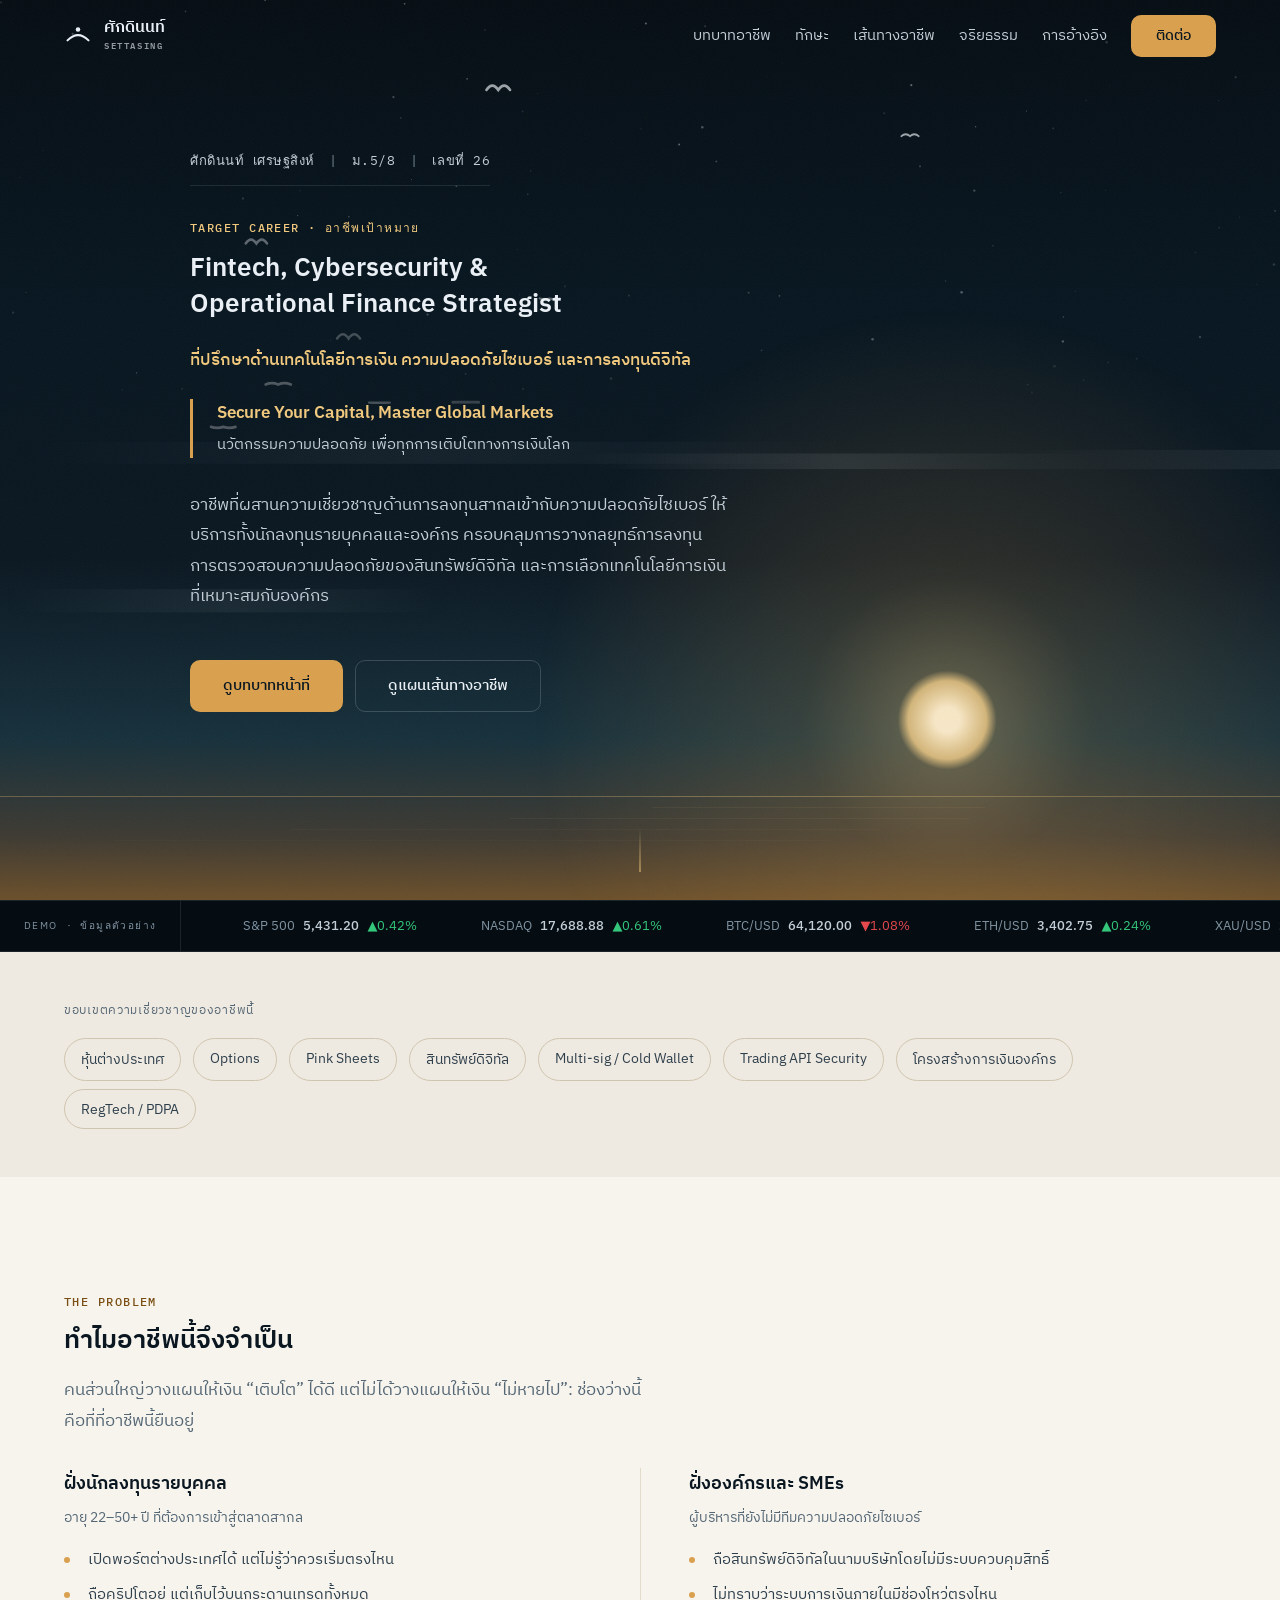
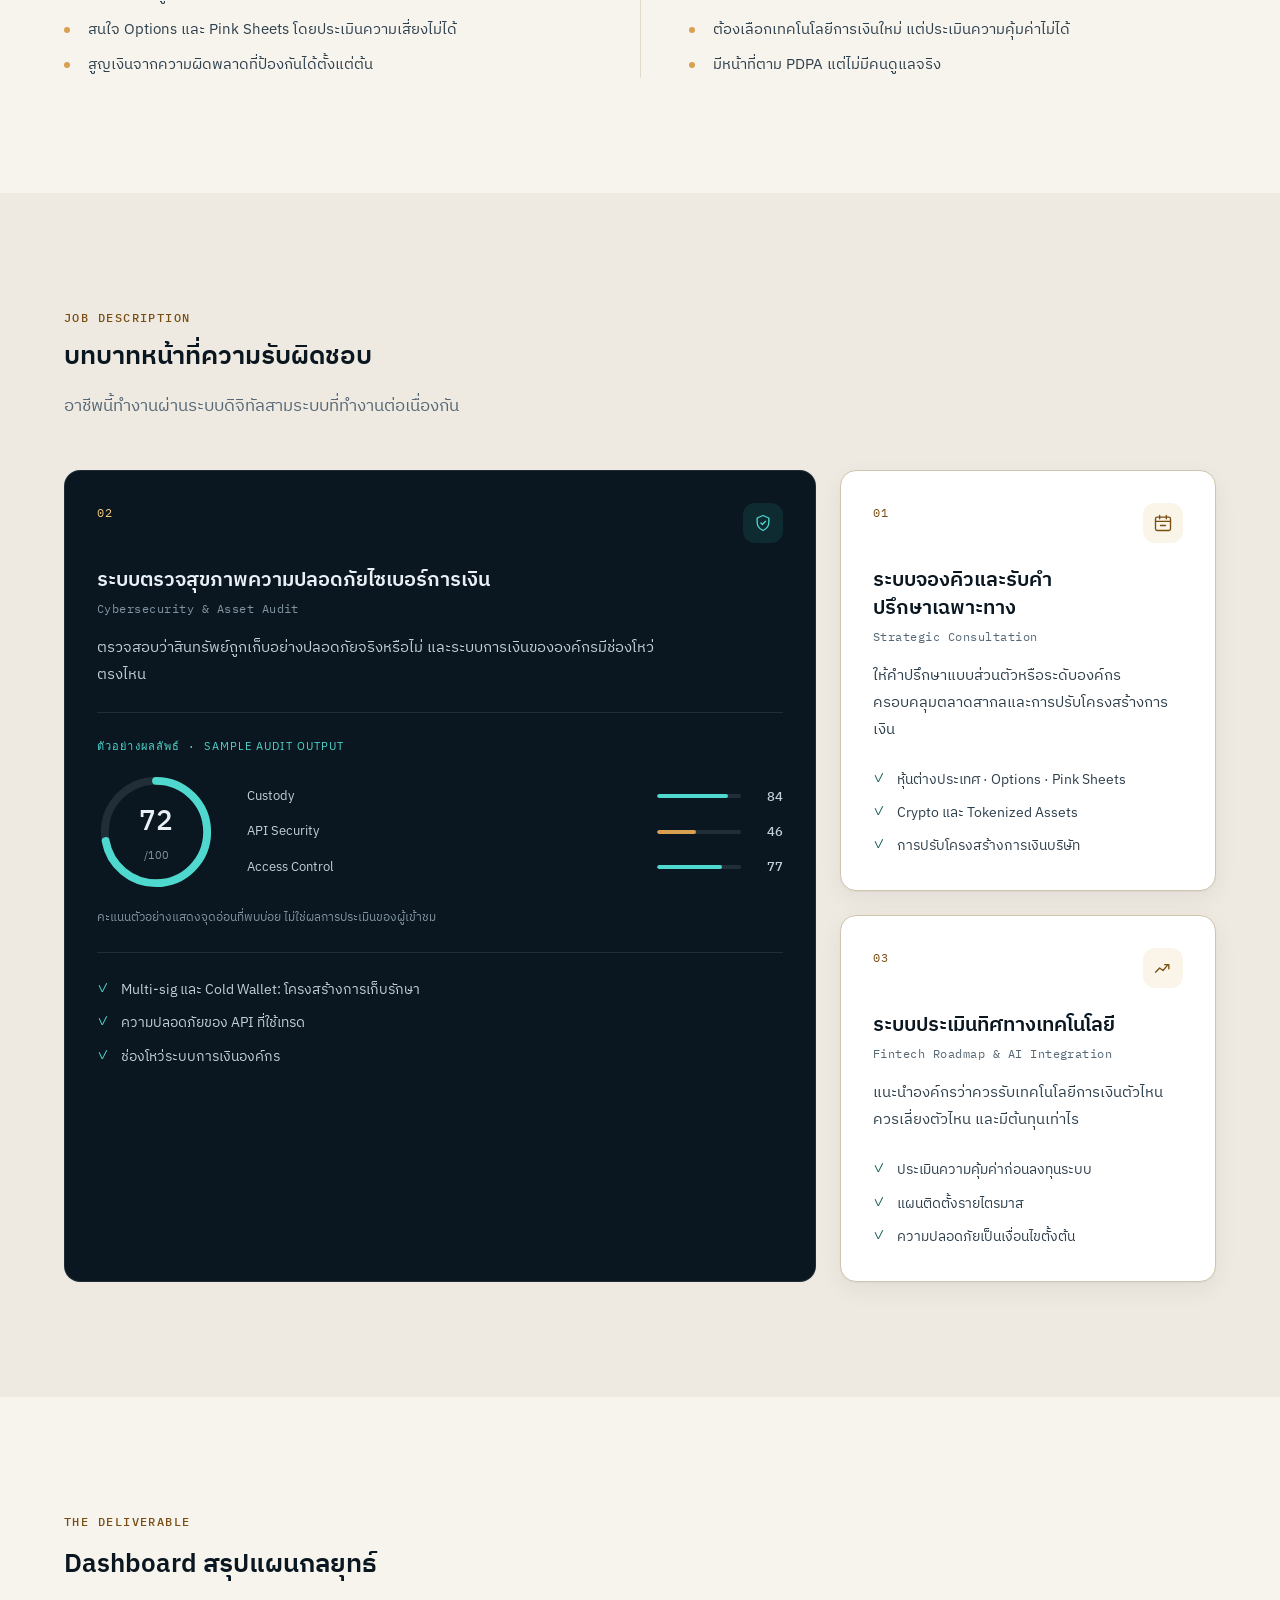
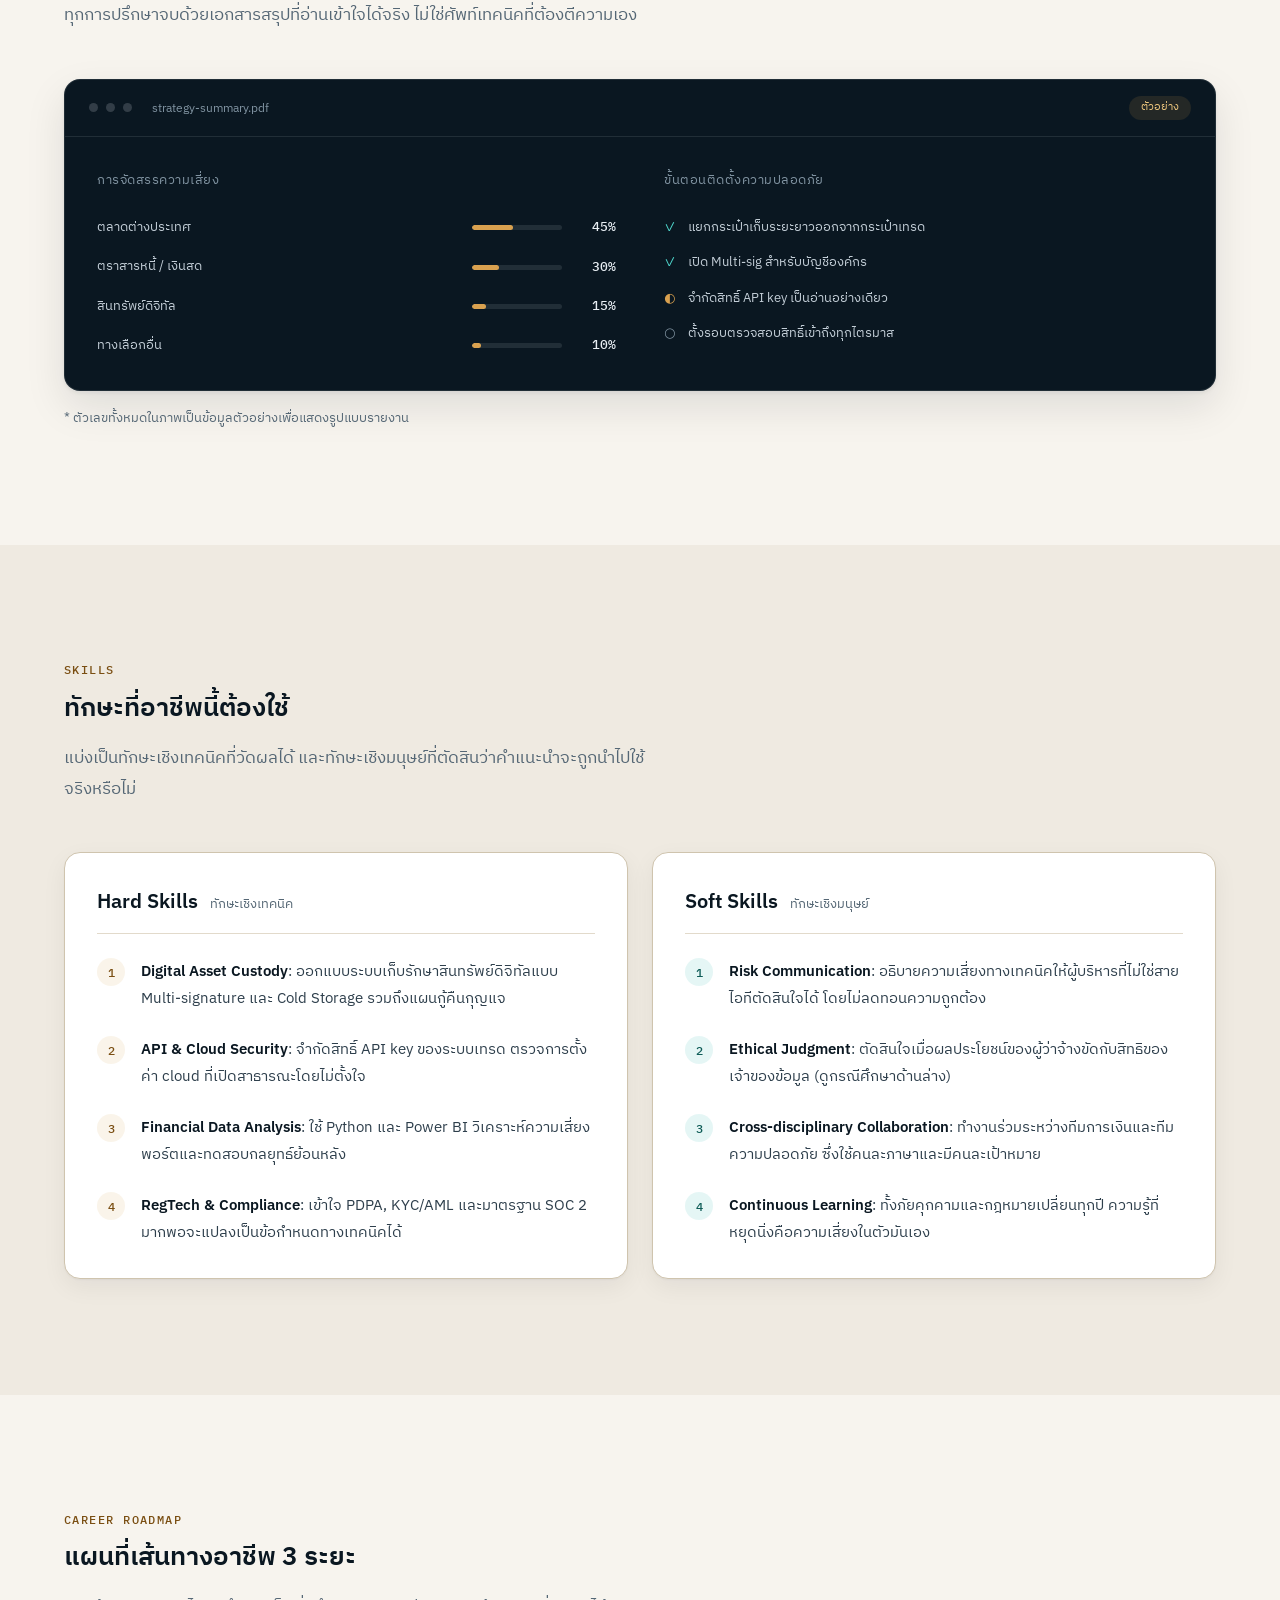
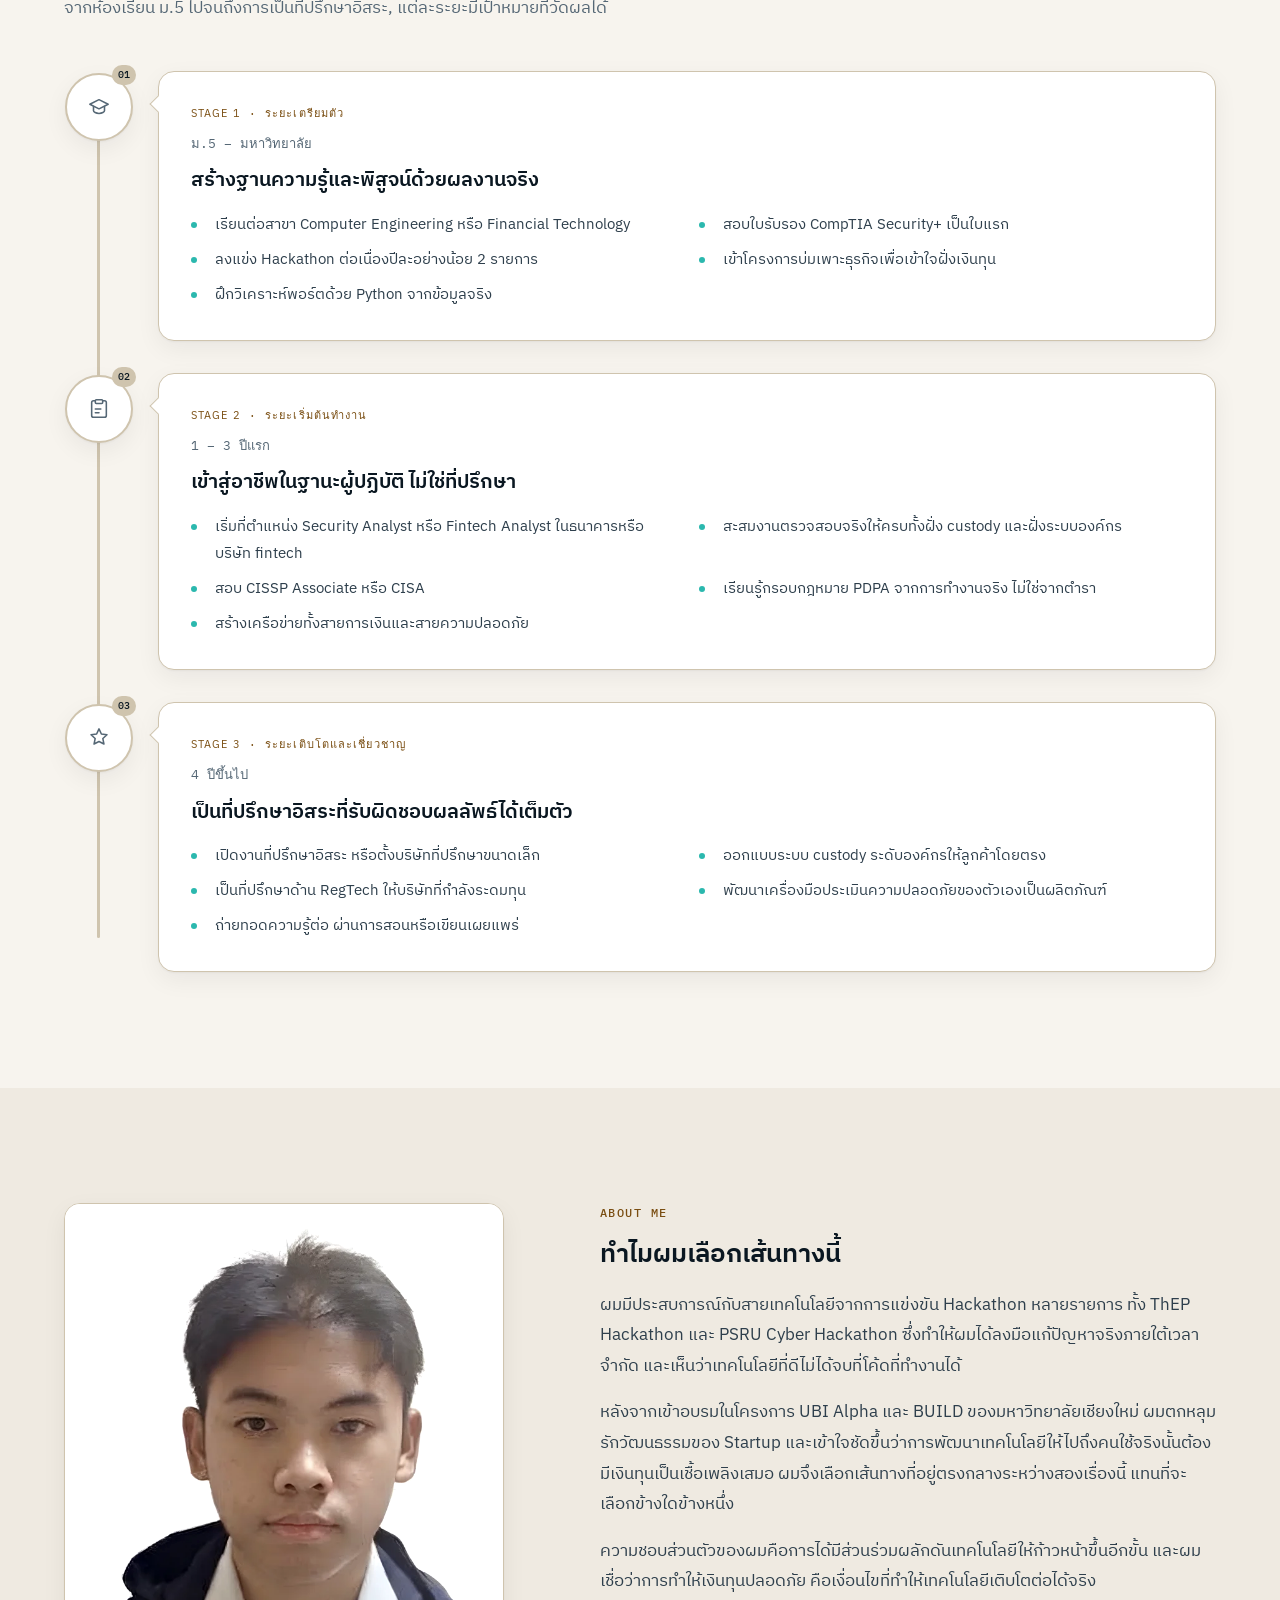
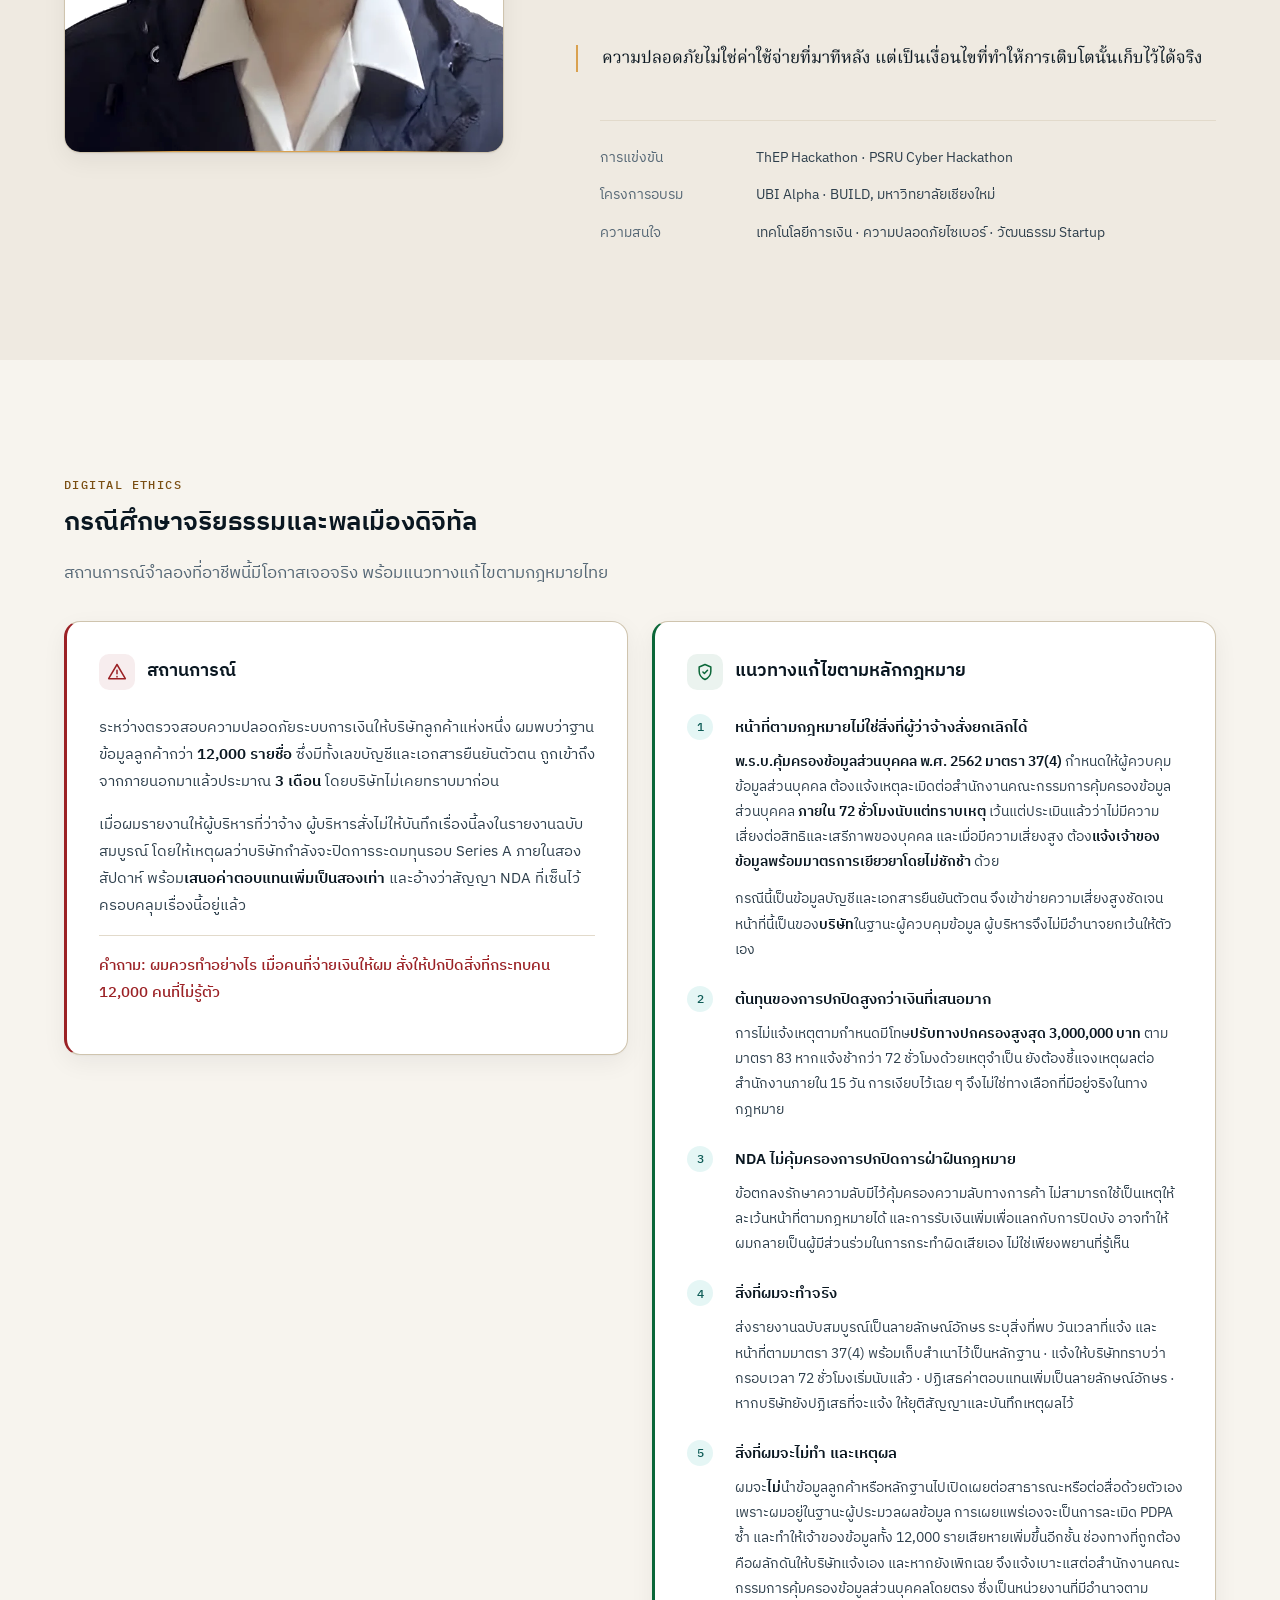
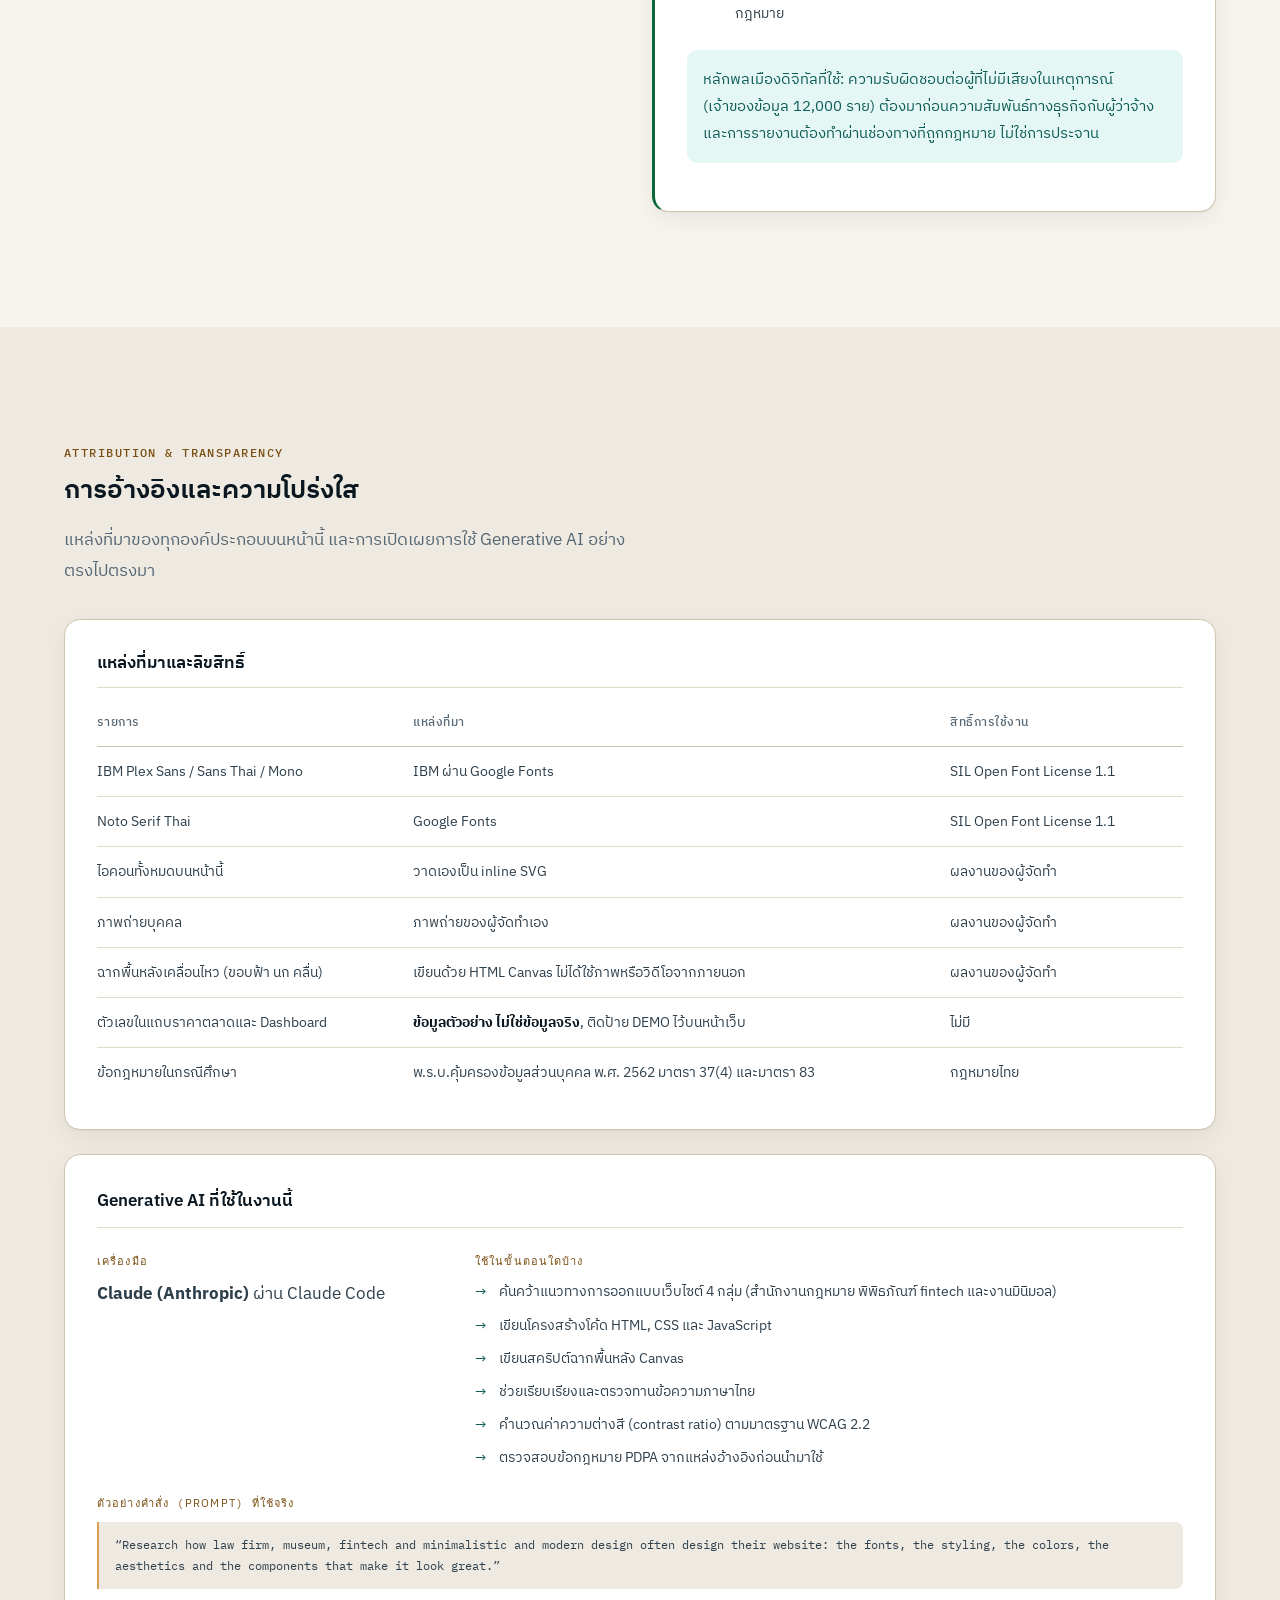
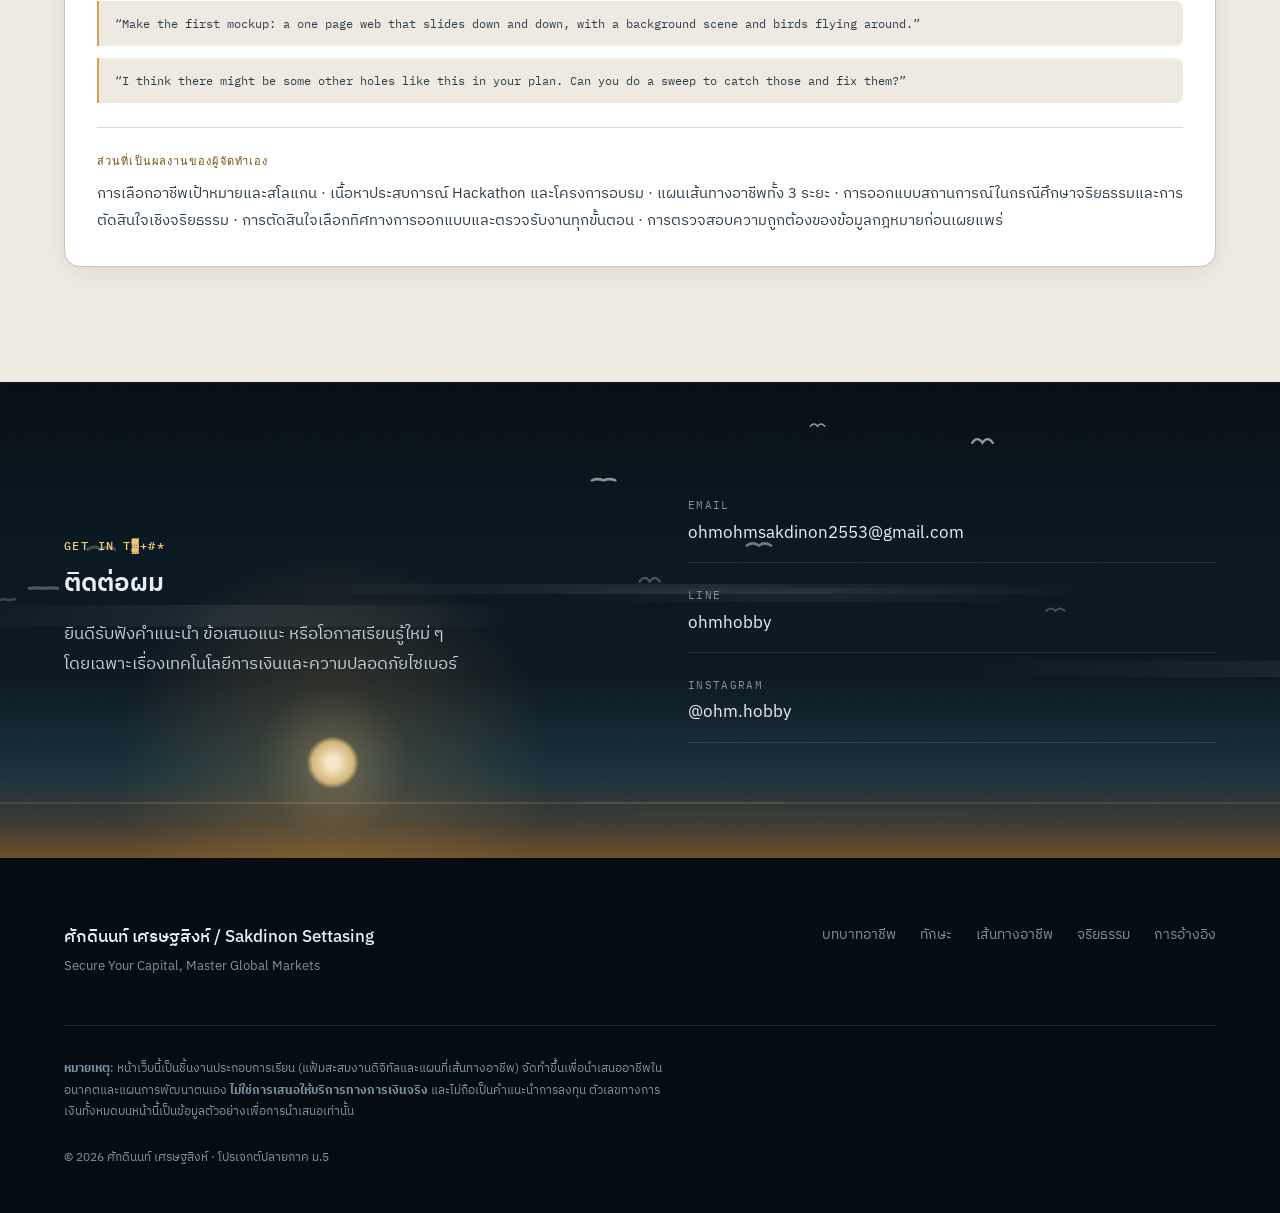
<file: index.html>
<!DOCTYPE html>
<!--
  Digital Portfolio & Career Roadmap: ศักดินนท์ เศรษฐสิงห์ (โอม)
  โปรเจกต์ปลายภาค ม.5 · หน้าเว็บเดียว · 20 คะแนน

  Maps to the four required components in the assignment brief:
    ส่วนที่ 1  Professional Profile  → #hero, #role, #about
    ส่วนที่ 2  Skills & Roadmap      → #skills, #roadmap
    ส่วนที่ 3  Digital Ethics        → #ethics
    ส่วนที่ 4  Attribution & AI      → #attribution

  AUTHORING RULE (DESIGN-DOC §5.2):
  <html lang="th"> means :lang(th) matches EVERY element unless overridden.
  Every Latin run MUST carry lang="en" or it inherits Thai metrics.

  TODO(ohm) markers show what still needs real data.
-->
<html lang="th">
<head>
<meta charset="utf-8">
<meta name="viewport" content="width=device-width, initial-scale=1">
<title>ศักดินนท์ เศรษฐสิงห์: Fintech, Cybersecurity & Operational Finance Strategist</title>
<meta name="description" content="แฟ้มสะสมงานดิจิทัลและแผนที่เส้นทางอาชีพ: ที่ปรึกษาด้านเทคโนโลยีการเงิน ความปลอดภัยไซเบอร์ และการลงทุนดิจิทัล">
<meta name="theme-color" content="#0A1721">

<meta property="og:type" content="website">
<meta property="og:title" content="ศักดินนท์ เศรษฐสิงห์: Digital Career Roadmap">
<meta property="og:description" content="Secure Your Capital, Master Global Markets">
<meta property="og:image" content="assets/img/profile-880.jpg">

<link rel="icon" href="data:image/svg+xml,<svg xmlns='http://www.w3.org/2000/svg' viewBox='0 0 100 100'><rect width='100' height='100' rx='20' fill='%230A1721'/><path d='M20 62 Q50 38 80 62' stroke='%23D9A14F' stroke-width='7' fill='none' stroke-linecap='round'/><circle cx='50' cy='34' r='7' fill='%23D9A14F'/></svg>">

<link rel="preconnect" href="https://fonts.googleapis.com">
<link rel="preconnect" href="https://fonts.gstatic.com" crossorigin>
<link href="https://fonts.googleapis.com/css2?family=IBM+Plex+Mono:wght@400;500&family=IBM+Plex+Sans:wght@400;500;600&family=IBM+Plex+Sans+Thai:wght@400;500;600&family=Noto+Serif+Thai:wght@400&display=swap" rel="stylesheet">

<link rel="stylesheet" href="assets/css/style.css">
</head>
<body>

<a class="skip-link" href="#main">ข้ามไปยังเนื้อหาหลัก</a>

<!-- ══════════════════ NAV ══════════════════ -->
<header class="nav" id="nav">
  <div class="nav__inner">
    <a class="wordmark" href="#top">
      <span class="wordmark__mark" aria-hidden="true">
        <svg viewBox="0 0 32 32" width="28" height="28"><path d="M4 21 Q16 9 28 21" stroke="currentColor" stroke-width="2.4" fill="none" stroke-linecap="round"/><circle cx="16" cy="8.5" r="2.6" fill="currentColor"/></svg>
      </span>
      <span class="wordmark__text">ศักดินนท์<span class="wordmark__sub" lang="en">SETTASING</span></span>
    </a>

    <nav class="nav__links" aria-label="เมนูหลัก">
      <a href="#role">บทบาทอาชีพ</a>
      <a href="#skills">ทักษะ</a>
      <a href="#roadmap">เส้นทางอาชีพ</a>
      <a href="#ethics">จริยธรรม</a>
      <a href="#attribution">การอ้างอิง</a>
    </nav>

    <div class="nav__actions">
      <a class="btn btn--primary btn--sm" href="#contact">ติดต่อ</a>
      <button class="nav__toggle" id="navToggle" aria-label="เปิดเมนู" aria-expanded="false" aria-controls="mobileMenu">
        <span></span><span></span>
      </button>
    </div>
  </div>
</header>

<div class="mobile-menu" id="mobileMenu" hidden>
  <nav aria-label="เมนูมือถือ">
    <a href="#role">บทบาทอาชีพ</a>
    <a href="#skills">ทักษะ</a>
    <a href="#roadmap">เส้นทางอาชีพ</a>
    <a href="#ethics">จริยธรรม</a>
    <a href="#attribution">การอ้างอิง</a>
    <a class="btn btn--primary" href="#contact">ติดต่อ</a>
  </nav>
</div>

<main id="main">

<!-- ══════════ 1. HERO: ส่วนที่ 1: Professional Profile ══════════ -->
<section class="band band--scene hero" id="top">
  <canvas class="scene-canvas" data-scene="hero" aria-hidden="true"></canvas>
  <div class="scene-grain" aria-hidden="true"></div>

  <div class="wrap hero__inner">
    <p class="namecard reveal">
      ศักดินนท์ เศรษฐสิงห์
      <span class="namecard__sep" aria-hidden="true">|</span>
      ม.5/8
      <span class="namecard__sep" aria-hidden="true">|</span>
      เลขที่ 26
    </p>

    <p class="overline reveal" lang="en" data-decrypt>TARGET CAREER · อาชีพเป้าหมาย</p>

    <h1 class="display reveal" lang="en" data-decrypt>Fintech, Cybersecurity &amp;<br>Operational Finance Strategist</h1>

    <p class="hero__th reveal">ที่ปรึกษาด้านเทคโนโลยีการเงิน ความปลอดภัยไซเบอร์ และการลงทุนดิจิทัล</p>

    <blockquote class="slogan reveal">
      <span lang="en">Secure Your Capital, Master Global Markets</span>
      <em>นวัตกรรมความปลอดภัย เพื่อทุกการเติบโตทางการเงินโลก</em>
    </blockquote>

    <p class="hero__lead reveal">
      อาชีพที่ผสานความเชี่ยวชาญด้านการลงทุนสากลเข้ากับความปลอดภัยไซเบอร์
      ให้บริการทั้งนักลงทุนรายบุคคลและองค์กร ครอบคลุมการวางกลยุทธ์การลงทุน
      การตรวจสอบความปลอดภัยของสินทรัพย์ดิจิทัล และการเลือกเทคโนโลยีการเงินที่เหมาะสมกับองค์กร
    </p>

    <div class="hero__cta reveal">
      <a class="btn btn--primary" href="#role">ดูบทบาทหน้าที่</a>
      <a class="btn btn--ghost" href="#roadmap">ดูแผนเส้นทางอาชีพ</a>
    </div>
  </div>

  <div class="scroll-cue" aria-hidden="true"><span></span></div>
</section>

<!-- ══════════ TICKER ══════════ -->
<!-- ข้อมูลตัวอย่างเพื่อสาธิตการประยุกต์เทคโนโลยี ไม่ใช่ข้อมูลจริง, ระบุไว้ใน #attribution -->
<section class="ticker" aria-label="ภาวะตลาดโลก (ข้อมูลตัวอย่าง)">
  <div class="ticker__label"><span lang="en">DEMO</span> · ข้อมูลตัวอย่าง</div>
  <div class="ticker__viewport">
    <div class="ticker__track" id="tickerTrack">
      <span class="tk"><i lang="en">S&amp;P 500</i> <b lang="en">5,431.20</b> <u class="up" lang="en">▲0.42%</u></span>
      <span class="tk"><i lang="en">NASDAQ</i> <b lang="en">17,688.88</b> <u class="up" lang="en">▲0.61%</u></span>
      <span class="tk"><i lang="en">BTC/USD</i> <b lang="en">64,120.00</b> <u class="dn" lang="en">▼1.08%</u></span>
      <span class="tk"><i lang="en">ETH/USD</i> <b lang="en">3,402.75</b> <u class="up" lang="en">▲0.24%</u></span>
      <span class="tk"><i lang="en">XAU/USD</i> <b lang="en">2,341.60</b> <u class="up" lang="en">▲0.18%</u></span>
      <span class="tk"><i lang="en">USD/THB</i> <b lang="en">36.42</b> <u class="dn" lang="en">▼0.09%</u></span>
    </div>
  </div>
</section>

<!-- ══════════ SCOPE BAR ══════════ -->
<section class="band band--alt trust">
  <div class="wrap">
    <p class="trust__label reveal">ขอบเขตความเชี่ยวชาญของอาชีพนี้</p>
    <ul class="trust__list reveal">
      <li>หุ้นต่างประเทศ</li>
      <li lang="en">Options</li>
      <li lang="en">Pink Sheets</li>
      <li>สินทรัพย์ดิจิทัล</li>
      <li lang="en">Multi-sig / Cold Wallet</li>
      <li lang="en">Trading API Security</li>
      <li>โครงสร้างการเงินองค์กร</li>
      <li lang="en">RegTech / PDPA</li>
    </ul>
  </div>
</section>

<!-- ══════════ WHY THIS CAREER ══════════ -->
<section class="band">
  <div class="wrap">
    <p class="overline reveal" lang="en" data-decrypt>THE PROBLEM</p>
    <h2 class="reveal">ทำไมอาชีพนี้จึงจำเป็น</h2>
    <p class="section-lead reveal">คนส่วนใหญ่วางแผนให้เงิน “เติบโต” ได้ดี แต่ไม่ได้วางแผนให้เงิน “ไม่หายไป”: ช่องว่างนี้คือที่ที่อาชีพนี้ยืนอยู่</p>

    <div class="split">
      <div class="split__col reveal">
        <p class="split__eyebrow">ฝั่งนักลงทุนรายบุคคล</p>
        <p class="split__meta">อายุ 22–50+ ปี ที่ต้องการเข้าสู่ตลาดสากล</p>
        <ul class="checklist">
          <li>เปิดพอร์ตต่างประเทศได้ แต่ไม่รู้ว่าควรเริ่มตรงไหน</li>
          <li>ถือคริปโตอยู่ แต่เก็บไว้บนกระดานเทรดทั้งหมด</li>
          <li>สนใจ <span lang="en">Options</span> และ <span lang="en">Pink Sheets</span> โดยประเมินความเสี่ยงไม่ได้</li>
          <li>สูญเงินจากความผิดพลาดที่ป้องกันได้ตั้งแต่ต้น</li>
        </ul>
      </div>

      <div class="split__col reveal">
        <p class="split__eyebrow">ฝั่งองค์กรและ <span lang="en">SMEs</span></p>
        <p class="split__meta">ผู้บริหารที่ยังไม่มีทีมความปลอดภัยไซเบอร์</p>
        <ul class="checklist">
          <li>ถือสินทรัพย์ดิจิทัลในนามบริษัทโดยไม่มีระบบควบคุมสิทธิ์</li>
          <li>ไม่ทราบว่าระบบการเงินภายในมีช่องโหว่ตรงไหน</li>
          <li>ต้องเลือกเทคโนโลยีการเงินใหม่ แต่ประเมินความคุ้มค่าไม่ได้</li>
          <li>มีหน้าที่ตาม <span lang="en">PDPA</span> แต่ไม่มีคนดูแลจริง</li>
        </ul>
      </div>
    </div>
  </div>
</section>

<!-- ══════════ 2. ROLE: Job Description ══════════ -->
<section class="band band--alt" id="role">
  <div class="wrap">
    <p class="overline reveal" lang="en" data-decrypt>JOB DESCRIPTION</p>
    <h2 class="reveal">บทบาทหน้าที่ความรับผิดชอบ</h2>
    <p class="section-lead reveal">อาชีพนี้ทำงานผ่านระบบดิจิทัลสามระบบที่ทำงานต่อเนื่องกัน</p>

    <div class="bento">

      <article class="tile tile--lg tile--dark reveal">
        <div class="tile__head">
          <span class="tile__num" lang="en">02</span>
          <span class="icon-tile icon-tile--aqua" aria-hidden="true">
            <svg viewBox="0 0 24 24" width="20" height="20" fill="none" stroke="currentColor" stroke-width="1.6" stroke-linecap="round" stroke-linejoin="round"><path d="M12 3l7 3v5c0 4.5-3 8-7 10-4-2-7-5.5-7-10V6z"/><path d="M9.5 12l1.8 1.8L15 10"/></svg>
          </span>
        </div>
        <h3>ระบบตรวจสุขภาพความปลอดภัยไซเบอร์การเงิน</h3>
        <p class="tile__en" lang="en">Cybersecurity &amp; Asset Audit</p>
        <p class="tile__desc">ตรวจสอบว่าสินทรัพย์ถูกเก็บอย่างปลอดภัยจริงหรือไม่ และระบบการเงินขององค์กรมีช่องโหว่ตรงไหน</p>

        <div class="gauge-block">
          <p class="gauge-block__label">ตัวอย่างผลลัพธ์ · <span lang="en">Sample audit output</span></p>
          <div class="gauge-row">
            <div class="gauge" data-score="72">
              <svg viewBox="0 0 120 120" aria-hidden="true">
                <circle class="gauge__track" cx="60" cy="60" r="52"/>
                <circle class="gauge__fill" cx="60" cy="60" r="52"/>
              </svg>
              <div class="gauge__val"><span class="gauge__num" data-count="72">0</span><span class="gauge__den">/100</span></div>
            </div>
            <ul class="subscores">
              <li><span lang="en">Custody</span><em class="bar" style="--v:84%"><i></i></em><b data-count="84">0</b></li>
              <li><span lang="en">API Security</span><em class="bar" style="--v:46%"><i class="weak"></i></em><b data-count="46">0</b></li>
              <li><span lang="en">Access Control</span><em class="bar" style="--v:77%"><i></i></em><b data-count="77">0</b></li>
            </ul>
          </div>
          <p class="gauge-block__note">คะแนนตัวอย่างแสดงจุดอ่อนที่พบบ่อย ไม่ใช่ผลการประเมินของผู้เข้าชม</p>
        </div>

        <ul class="feat feat--dark">
          <li><span lang="en">Multi-sig</span> และ <span lang="en">Cold Wallet</span>: โครงสร้างการเก็บรักษา</li>
          <li>ความปลอดภัยของ <span lang="en">API</span> ที่ใช้เทรด</li>
          <li>ช่องโหว่ระบบการเงินองค์กร</li>
        </ul>
      </article>

      <article class="tile reveal">
        <div class="tile__head">
          <span class="tile__num" lang="en">01</span>
          <span class="icon-tile" aria-hidden="true">
            <svg viewBox="0 0 24 24" width="20" height="20" fill="none" stroke="currentColor" stroke-width="1.6" stroke-linecap="round" stroke-linejoin="round"><rect x="3" y="5" width="18" height="16" rx="2"/><path d="M3 10h18M8 3v4M16 3v4M9 15h6"/></svg>
          </span>
        </div>
        <h3>ระบบจองคิวและรับคำปรึกษาเฉพาะทาง</h3>
        <p class="tile__en" lang="en">Strategic Consultation</p>
        <p class="tile__desc">ให้คำปรึกษาแบบส่วนตัวหรือระดับองค์กร ครอบคลุมตลาดสากลและการปรับโครงสร้างการเงิน</p>
        <ul class="feat">
          <li>หุ้นต่างประเทศ · <span lang="en">Options</span> · <span lang="en">Pink Sheets</span></li>
          <li><span lang="en">Crypto</span> และ <span lang="en">Tokenized Assets</span></li>
          <li>การปรับโครงสร้างการเงินบริษัท</li>
        </ul>
      </article>

      <article class="tile reveal">
        <div class="tile__head">
          <span class="tile__num" lang="en">03</span>
          <span class="icon-tile" aria-hidden="true">
            <svg viewBox="0 0 24 24" width="20" height="20" fill="none" stroke="currentColor" stroke-width="1.6" stroke-linecap="round" stroke-linejoin="round"><path d="M3 17l5-5 4 3 6-7"/><path d="M14 8h5v5"/></svg>
          </span>
        </div>
        <h3>ระบบประเมินทิศทางเทคโนโลยี</h3>
        <p class="tile__en" lang="en">Fintech Roadmap &amp; AI Integration</p>
        <p class="tile__desc">แนะนำองค์กรว่าควรรับเทคโนโลยีการเงินตัวไหน ควรเลี่ยงตัวไหน และมีต้นทุนเท่าไร</p>
        <ul class="feat">
          <li>ประเมินความคุ้มค่าก่อนลงทุนระบบ</li>
          <li>แผนติดตั้งรายไตรมาส</li>
          <li>ความปลอดภัยเป็นเงื่อนไขตั้งต้น</li>
        </ul>
      </article>

    </div>
  </div>
</section>

<!-- ══════════ DASHBOARD ══════════ -->
<section class="band">
  <div class="wrap">
    <p class="overline reveal" lang="en" data-decrypt>THE DELIVERABLE</p>
    <h2 class="reveal"><span lang="en">Dashboard</span> สรุปแผนกลยุทธ์</h2>
    <p class="section-lead reveal">ทุกการปรึกษาจบด้วยเอกสารสรุปที่อ่านเข้าใจได้จริง ไม่ใช่ศัพท์เทคนิคที่ต้องตีความเอง</p>

    <div class="dash reveal">
      <div class="dash__chrome" aria-hidden="true"><i></i><i></i><i></i>
        <span lang="en">strategy-summary.pdf</span>
        <span class="dash__tag">ตัวอย่าง</span>
      </div>
      <div class="dash__body">
        <div class="dash__col">
          <p class="dash__h">การจัดสรรความเสี่ยง</p>
          <ul class="alloc">
            <li><span>ตลาดต่างประเทศ</span><em style="--v:45%"><i></i></em><b lang="en">45%</b></li>
            <li><span>ตราสารหนี้ / เงินสด</span><em style="--v:30%"><i></i></em><b lang="en">30%</b></li>
            <li><span>สินทรัพย์ดิจิทัล</span><em style="--v:15%"><i></i></em><b lang="en">15%</b></li>
            <li><span>ทางเลือกอื่น</span><em style="--v:10%"><i></i></em><b lang="en">10%</b></li>
          </ul>
        </div>
        <div class="dash__col">
          <p class="dash__h">ขั้นตอนติดตั้งความปลอดภัย</p>
          <ul class="steps-check">
            <li class="done">แยกกระเป๋าเก็บระยะยาวออกจากกระเป๋าเทรด</li>
            <li class="done">เปิด <span lang="en">Multi-sig</span> สำหรับบัญชีองค์กร</li>
            <li class="now">จำกัดสิทธิ์ <span lang="en">API key</span> เป็นอ่านอย่างเดียว</li>
            <li>ตั้งรอบตรวจสอบสิทธิ์เข้าถึงทุกไตรมาส</li>
          </ul>
        </div>
      </div>
    </div>
    <p class="fine reveal">* ตัวเลขทั้งหมดในภาพเป็นข้อมูลตัวอย่างเพื่อแสดงรูปแบบรายงาน</p>
  </div>
</section>

<!-- ══════════ 3. SKILLS: ส่วนที่ 2 (ก): ทักษะ ══════════ -->
<section class="band band--alt" id="skills">
  <div class="wrap">
    <p class="overline reveal" lang="en" data-decrypt>SKILLS</p>
    <h2 class="reveal">ทักษะที่อาชีพนี้ต้องใช้</h2>
    <p class="section-lead reveal">แบ่งเป็นทักษะเชิงเทคนิคที่วัดผลได้ และทักษะเชิงมนุษย์ที่ตัดสินว่าคำแนะนำจะถูกนำไปใช้จริงหรือไม่</p>

    <div class="skills">
      <div class="skillcol reveal">
        <h3 class="skillcol__h"><span lang="en">Hard Skills</span><small>ทักษะเชิงเทคนิค</small></h3>
        <ol class="skilllist">
          <li><span class="skilllist__n" lang="en">1</span>
            <p><b lang="en">Digital Asset Custody</b>: ออกแบบระบบเก็บรักษาสินทรัพย์ดิจิทัลแบบ <span lang="en">Multi-signature</span> และ <span lang="en">Cold Storage</span> รวมถึงแผนกู้คืนกุญแจ</p></li>
          <li><span class="skilllist__n" lang="en">2</span>
            <p><b lang="en">API &amp; Cloud Security</b>: จำกัดสิทธิ์ <span lang="en">API key</span> ของระบบเทรด ตรวจการตั้งค่า <span lang="en">cloud</span> ที่เปิดสาธารณะโดยไม่ตั้งใจ</p></li>
          <li><span class="skilllist__n" lang="en">3</span>
            <p><b lang="en">Financial Data Analysis</b>: ใช้ <span lang="en">Python</span> และ <span lang="en">Power BI</span> วิเคราะห์ความเสี่ยงพอร์ตและทดสอบกลยุทธ์ย้อนหลัง</p></li>
          <li><span class="skilllist__n" lang="en">4</span>
            <p><b lang="en">RegTech &amp; Compliance</b>: เข้าใจ <span lang="en">PDPA</span>, <span lang="en">KYC/AML</span> และมาตรฐาน <span lang="en">SOC 2</span> มากพอจะแปลงเป็นข้อกำหนดทางเทคนิคได้</p></li>
        </ol>
      </div>

      <div class="skillcol reveal">
        <h3 class="skillcol__h"><span lang="en">Soft Skills</span><small>ทักษะเชิงมนุษย์</small></h3>
        <ol class="skilllist skilllist--alt">
          <li><span class="skilllist__n" lang="en">1</span>
            <p><b lang="en">Risk Communication</b>: อธิบายความเสี่ยงทางเทคนิคให้ผู้บริหารที่ไม่ใช่สายไอทีตัดสินใจได้ โดยไม่ลดทอนความถูกต้อง</p></li>
          <li><span class="skilllist__n" lang="en">2</span>
            <p><b lang="en">Ethical Judgment</b>: ตัดสินใจเมื่อผลประโยชน์ของผู้ว่าจ้างขัดกับสิทธิของเจ้าของข้อมูล (ดูกรณีศึกษาด้านล่าง)</p></li>
          <li><span class="skilllist__n" lang="en">3</span>
            <p><b lang="en">Cross-disciplinary Collaboration</b>: ทำงานร่วมระหว่างทีมการเงินและทีมความปลอดภัย ซึ่งใช้คนละภาษาและมีคนละเป้าหมาย</p></li>
          <li><span class="skilllist__n" lang="en">4</span>
            <p><b lang="en">Continuous Learning</b>: ทั้งภัยคุกคามและกฎหมายเปลี่ยนทุกปี ความรู้ที่หยุดนิ่งคือความเสี่ยงในตัวมันเอง</p></li>
        </ol>
      </div>
    </div>
  </div>
</section>

<!-- ══════════ 4. ROADMAP: ส่วนที่ 2 (ข): แผนที่เส้นทางอาชีพ 3 ระยะ ══════════ -->
<section class="band" id="roadmap">
  <div class="wrap">
    <p class="overline reveal" lang="en" data-decrypt>CAREER ROADMAP</p>
    <h2 class="reveal">แผนที่เส้นทางอาชีพ 3 ระยะ</h2>
    <p class="section-lead reveal">จากห้องเรียน ม.5 ไปจนถึงการเป็นที่ปรึกษาอิสระ, แต่ละระยะมีเป้าหมายที่วัดผลได้</p>

    <ol class="roadmap">
      <div class="roadmap__spine" aria-hidden="true"><span class="roadmap__fill" id="roadFill"></span></div>

      <li class="stage reveal">
        <div class="stage__node" aria-hidden="true">
          <span class="stage__orb"><svg viewBox="0 0 24 24" width="22" height="22" fill="none" stroke="currentColor" stroke-width="1.7" stroke-linecap="round" stroke-linejoin="round"><path d="M22 9L12 4 2 9l10 5 10-5z"/><path d="M6 11.5V16c0 1.4 2.7 3 6 3s6-1.6 6-3v-4.5"/></svg></span>
          <span class="stage__orbnum" lang="en">01</span>
        </div>
        <div class="stage__body">
          <div class="stage__tag"><span lang="en">STAGE 1</span> · ระยะเตรียมตัว</div>
          <p class="stage__when">ม.5 – มหาวิทยาลัย</p>
          <h3>สร้างฐานความรู้และพิสูจน์ด้วยผลงานจริง</h3>
          <ul class="stage__list">
            <li>เรียนต่อสาขา <span lang="en">Computer Engineering</span> หรือ <span lang="en">Financial Technology</span></li>
            <li>สอบใบรับรอง <span lang="en">CompTIA Security+</span> เป็นใบแรก</li>
            <li>ลงแข่ง <span lang="en">Hackathon</span> ต่อเนื่องปีละอย่างน้อย 2 รายการ</li>
            <li>เข้าโครงการบ่มเพาะธุรกิจเพื่อเข้าใจฝั่งเงินทุน</li>
            <li>ฝึกวิเคราะห์พอร์ตด้วย <span lang="en">Python</span> จากข้อมูลจริง</li>
          </ul>
        </div>
      </li>

      <li class="stage reveal">
        <div class="stage__node" aria-hidden="true">
          <span class="stage__orb"><svg viewBox="0 0 24 24" width="22" height="22" fill="none" stroke="currentColor" stroke-width="1.7" stroke-linecap="round" stroke-linejoin="round"><path d="M16 3h2a2 2 0 0 1 2 2v14a2 2 0 0 1-2 2H6a2 2 0 0 1-2-2V5a2 2 0 0 1 2-2h2"/><rect x="8" y="2" width="8" height="4" rx="1"/><path d="M8 12h6M8 16h4"/></svg></span>
          <span class="stage__orbnum" lang="en">02</span>
        </div>
        <div class="stage__body">
          <div class="stage__tag"><span lang="en">STAGE 2</span> · ระยะเริ่มต้นทำงาน</div>
          <p class="stage__when">1 – 3 ปีแรก</p>
          <h3>เข้าสู่อาชีพในฐานะผู้ปฏิบัติ ไม่ใช่ที่ปรึกษา</h3>
          <ul class="stage__list">
            <li>เริ่มที่ตำแหน่ง <span lang="en">Security Analyst</span> หรือ <span lang="en">Fintech Analyst</span> ในธนาคารหรือบริษัท <span lang="en">fintech</span></li>
            <li>สะสมงานตรวจสอบจริงให้ครบทั้งฝั่ง <span lang="en">custody</span> และฝั่งระบบองค์กร</li>
            <li>สอบ <span lang="en">CISSP Associate</span> หรือ <span lang="en">CISA</span></li>
            <li>เรียนรู้กรอบกฎหมาย <span lang="en">PDPA</span> จากการทำงานจริง ไม่ใช่จากตำรา</li>
            <li>สร้างเครือข่ายทั้งสายการเงินและสายความปลอดภัย</li>
          </ul>
        </div>
      </li>

      <li class="stage reveal">
        <div class="stage__node" aria-hidden="true">
          <span class="stage__orb"><svg viewBox="0 0 24 24" width="22" height="22" fill="none" stroke="currentColor" stroke-width="1.7" stroke-linecap="round" stroke-linejoin="round"><path d="M12 2l2.6 5.6 6.1.8-4.5 4.2 1.2 6L12 15.8 6.6 18.6l1.2-6L3.3 8.4l6.1-.8z"/></svg></span>
          <span class="stage__orbnum" lang="en">03</span>
        </div>
        <div class="stage__body">
          <div class="stage__tag"><span lang="en">STAGE 3</span> · ระยะเติบโตและเชี่ยวชาญ</div>
          <p class="stage__when">4 ปีขึ้นไป</p>
          <h3>เป็นที่ปรึกษาอิสระที่รับผิดชอบผลลัพธ์ได้เต็มตัว</h3>
          <ul class="stage__list">
            <li>เปิดงานที่ปรึกษาอิสระ หรือตั้งบริษัทที่ปรึกษาขนาดเล็ก</li>
            <li>ออกแบบระบบ <span lang="en">custody</span> ระดับองค์กรให้ลูกค้าโดยตรง</li>
            <li>เป็นที่ปรึกษาด้าน <span lang="en">RegTech</span> ให้บริษัทที่กำลังระดมทุน</li>
            <li>พัฒนาเครื่องมือประเมินความปลอดภัยของตัวเองเป็นผลิตภัณฑ์</li>
            <li>ถ่ายทอดความรู้ต่อ ผ่านการสอนหรือเขียนเผยแพร่</li>
          </ul>
        </div>
      </li>
    
    </ol>
  </div>
</section>

<!-- ══════════ 5. ABOUT ══════════ -->
<section class="band band--alt" id="about">
  <div class="wrap about">
    <div class="about__media reveal">
      <figure class="portrait">
        <span class="portrait__horizon" aria-hidden="true"></span>
        <picture>
          <source type="image/webp"
                  srcset="assets/img/profile-440.webp 440w, assets/img/profile-880.webp 880w"
                  sizes="(max-width:1024px) 340px, 460px">
          <!-- NOT lazy: primary content image at 11–28 KB; lazy loading proved
               unreliable inside the transformed .reveal wrapper -->
          <img src="assets/img/profile-880.jpg" width="880" height="880"
               alt="ศักดินนท์ เศรษฐสิงห์" decoding="async" fetchpriority="low">
        </picture>
      </figure>
    </div>

    <div class="about__text">
      <p class="overline reveal" lang="en" data-decrypt>ABOUT ME</p>
      <h2 class="reveal">ทำไมผมเลือกเส้นทางนี้</h2>

      <p class="reveal">ผมมีประสบการณ์กับสายเทคโนโลยีจากการแข่งขัน <span lang="en">Hackathon</span> หลายรายการ
        ทั้ง <span lang="en">ThEP Hackathon</span> และ <span lang="en">PSRU Cyber Hackathon</span>
        ซึ่งทำให้ผมได้ลงมือแก้ปัญหาจริงภายใต้เวลาจำกัด และเห็นว่าเทคโนโลยีที่ดีไม่ได้จบที่โค้ดที่ทำงานได้</p>

      <p class="reveal">หลังจากเข้าอบรมในโครงการ <span lang="en">UBI Alpha</span> และ <span lang="en">BUILD</span>
        ของมหาวิทยาลัยเชียงใหม่ ผมตกหลุมรักวัฒนธรรมของ <span lang="en">Startup</span>
        และเข้าใจชัดขึ้นว่าการพัฒนาเทคโนโลยีให้ไปถึงคนใช้จริงนั้นต้องมีเงินทุนเป็นเชื้อเพลิงเสมอ
        ผมจึงเลือกเส้นทางที่อยู่ตรงกลางระหว่างสองเรื่องนี้ แทนที่จะเลือกข้างใดข้างหนึ่ง</p>

      <p class="reveal">ความชอบส่วนตัวของผมคือการได้มีส่วนร่วมผลักดันเทคโนโลยีให้ก้าวหน้าขึ้นอีกขั้น
        และผมเชื่อว่าการทำให้เงินทุนปลอดภัย คือเงื่อนไขที่ทำให้เทคโนโลยีเติบโตต่อได้จริง</p>

      <blockquote class="pull reveal">ความปลอดภัยไม่ใช่ค่าใช้จ่ายที่มาทีหลัง แต่เป็นเงื่อนไขที่ทำให้การเติบโตนั้นเก็บไว้ได้จริง</blockquote>

      <dl class="creds reveal">
        <div><dt>การแข่งขัน</dt><dd><span lang="en">ThEP Hackathon</span> · <span lang="en">PSRU Cyber Hackathon</span></dd></div>
        <div><dt>โครงการอบรม</dt><dd><span lang="en">UBI Alpha</span> · <span lang="en">BUILD</span>, มหาวิทยาลัยเชียงใหม่</dd></div>
        <div><dt>ความสนใจ</dt><dd>เทคโนโลยีการเงิน · ความปลอดภัยไซเบอร์ · วัฒนธรรม <span lang="en">Startup</span></dd></div>
      </dl>
    </div>
  </div>
</section>

<!-- ══════════ 6. ETHICS: ส่วนที่ 3: กรณีศึกษาจริยธรรม ══════════ -->
<section class="band" id="ethics">
  <div class="wrap">
    <p class="overline reveal" lang="en" data-decrypt>DIGITAL ETHICS</p>
    <h2 class="reveal">กรณีศึกษาจริยธรรมและพลเมืองดิจิทัล</h2>
    <p class="section-lead reveal">สถานการณ์จำลองที่อาชีพนี้มีโอกาสเจอจริง พร้อมแนวทางแก้ไขตามกฎหมายไทย</p>

    <div class="ethics">
      <article class="ecard ecard--risk reveal">
        <div class="ecard__head">
          <span class="ecard__icon" aria-hidden="true">
            <svg viewBox="0 0 24 24" width="20" height="20" fill="none" stroke="currentColor" stroke-width="1.8" stroke-linecap="round" stroke-linejoin="round"><path d="M12 3L2 20h20L12 3z"/><path d="M12 10v4M12 17.5v.5"/></svg>
          </span>
          <h3>สถานการณ์</h3>
        </div>
        <p>ระหว่างตรวจสอบความปลอดภัยระบบการเงินให้บริษัทลูกค้าแห่งหนึ่ง ผมพบว่าฐานข้อมูลลูกค้ากว่า
          <b>12,000 รายชื่อ</b> ซึ่งมีทั้งเลขบัญชีและเอกสารยืนยันตัวตน
          ถูกเข้าถึงจากภายนอกมาแล้วประมาณ <b>3 เดือน</b> โดยบริษัทไม่เคยทราบมาก่อน</p>
        <p>เมื่อผมรายงานให้ผู้บริหารที่ว่าจ้าง ผู้บริหารสั่งไม่ให้บันทึกเรื่องนี้ลงในรายงานฉบับสมบูรณ์
          โดยให้เหตุผลว่าบริษัทกำลังจะปิดการระดมทุนรอบ <span lang="en">Series A</span> ภายในสองสัปดาห์
          พร้อม<b>เสนอค่าตอบแทนเพิ่มเป็นสองเท่า</b> และอ้างว่าสัญญา <span lang="en">NDA</span>
          ที่เซ็นไว้ครอบคลุมเรื่องนี้อยู่แล้ว</p>
        <p class="ecard__q">คำถาม: ผมควรทำอย่างไร เมื่อคนที่จ่ายเงินให้ผม สั่งให้ปกปิดสิ่งที่กระทบคน 12,000 คนที่ไม่รู้ตัว</p>
      </article>

      <article class="ecard ecard--fix reveal">
        <div class="ecard__head">
          <span class="ecard__icon" aria-hidden="true">
            <svg viewBox="0 0 24 24" width="20" height="20" fill="none" stroke="currentColor" stroke-width="1.8" stroke-linecap="round" stroke-linejoin="round"><path d="M12 3l7 3v5c0 4.5-3 8-7 10-4-2-7-5.5-7-10V6z"/><path d="M9.5 12l1.8 1.8L15 10"/></svg>
          </span>
          <h3>แนวทางแก้ไขตามหลักกฎหมาย</h3>
        </div>

        <ol class="fixlist">
          <li>
            <h4>หน้าที่ตามกฎหมายไม่ใช่สิ่งที่ผู้ว่าจ้างสั่งยกเลิกได้</h4>
            <p><b>พ.ร.บ.คุ้มครองข้อมูลส่วนบุคคล พ.ศ. 2562 มาตรา 37(4)</b> กำหนดให้ผู้ควบคุมข้อมูลส่วนบุคคล
              ต้องแจ้งเหตุละเมิดต่อสำนักงานคณะกรรมการคุ้มครองข้อมูลส่วนบุคคล
              <b>ภายใน 72 ชั่วโมงนับแต่ทราบเหตุ</b> เว้นแต่ประเมินแล้วว่าไม่มีความเสี่ยงต่อสิทธิและเสรีภาพของบุคคล
              และเมื่อมีความเสี่ยงสูง ต้อง<b>แจ้งเจ้าของข้อมูลพร้อมมาตรการเยียวยาโดยไม่ชักช้า</b> ด้วย</p>
            <p>กรณีนี้เป็นข้อมูลบัญชีและเอกสารยืนยันตัวตน จึงเข้าข่ายความเสี่ยงสูงชัดเจน
              หน้าที่นี้เป็นของ<b>บริษัท</b>ในฐานะผู้ควบคุมข้อมูล ผู้บริหารจึงไม่มีอำนาจยกเว้นให้ตัวเอง</p>
          </li>

          <li>
            <h4>ต้นทุนของการปกปิดสูงกว่าเงินที่เสนอมาก</h4>
            <p>การไม่แจ้งเหตุตามกำหนดมีโทษ<b>ปรับทางปกครองสูงสุด 3,000,000 บาท</b> ตามมาตรา 83
              หากแจ้งช้ากว่า 72 ชั่วโมงด้วยเหตุจำเป็น ยังต้องชี้แจงเหตุผลต่อสำนักงานภายใน 15 วัน
              การเงียบไว้เฉย ๆ จึงไม่ใช่ทางเลือกที่มีอยู่จริงในทางกฎหมาย</p>
          </li>

          <li>
            <h4><span lang="en">NDA</span> ไม่คุ้มครองการปกปิดการฝ่าฝืนกฎหมาย</h4>
            <p>ข้อตกลงรักษาความลับมีไว้คุ้มครองความลับทางการค้า ไม่สามารถใช้เป็นเหตุให้ละเว้นหน้าที่ตามกฎหมายได้
              และการรับเงินเพิ่มเพื่อแลกกับการปิดบัง อาจทำให้ผมกลายเป็นผู้มีส่วนร่วมในการกระทำผิดเสียเอง
              ไม่ใช่เพียงพยานที่รู้เห็น</p>
          </li>

          <li>
            <h4>สิ่งที่ผมจะทำจริง</h4>
            <p>ส่งรายงานฉบับสมบูรณ์เป็นลายลักษณ์อักษร ระบุสิ่งที่พบ วันเวลาที่แจ้ง และหน้าที่ตามมาตรา 37(4)
              พร้อมเก็บสำเนาไว้เป็นหลักฐาน · แจ้งให้บริษัททราบว่ากรอบเวลา 72 ชั่วโมงเริ่มนับแล้ว ·
              ปฏิเสธค่าตอบแทนเพิ่มเป็นลายลักษณ์อักษร · หากบริษัทยังปฏิเสธที่จะแจ้ง ให้ยุติสัญญาและบันทึกเหตุผลไว้</p>
          </li>

          <li>
            <h4>สิ่งที่ผมจะไม่ทำ และเหตุผล</h4>
            <p>ผมจะ<b>ไม่</b>นำข้อมูลลูกค้าหรือหลักฐานไปเปิดเผยต่อสาธารณะหรือต่อสื่อด้วยตัวเอง
              เพราะผมอยู่ในฐานะผู้ประมวลผลข้อมูล การเผยแพร่เองจะเป็นการละเมิด <span lang="en">PDPA</span> ซ้ำ
              และทำให้เจ้าของข้อมูลทั้ง 12,000 รายเสียหายเพิ่มขึ้นอีกชั้น
              ช่องทางที่ถูกต้องคือผลักดันให้บริษัทแจ้งเอง และหากยังเพิกเฉย
              จึงแจ้งเบาะแสต่อสำนักงานคณะกรรมการคุ้มครองข้อมูลส่วนบุคคลโดยตรง
              ซึ่งเป็นหน่วยงานที่มีอำนาจตามกฎหมาย</p>
          </li>
        </ol>

        <p class="ecard__principle">หลักพลเมืองดิจิทัลที่ใช้: ความรับผิดชอบต่อผู้ที่ไม่มีเสียงในเหตุการณ์
          (เจ้าของข้อมูล 12,000 ราย) ต้องมาก่อนความสัมพันธ์ทางธุรกิจกับผู้ว่าจ้าง
          และการรายงานต้องทำผ่านช่องทางที่ถูกกฎหมาย ไม่ใช่การประจาน</p>
      </article>
    </div>
  </div>
</section>

<!-- ══════════ 7. ATTRIBUTION: ส่วนที่ 4: การอ้างอิงและความโปร่งใส ══════════ -->
<section class="band band--alt" id="attribution">
  <div class="wrap">
    <p class="overline reveal" lang="en" data-decrypt>ATTRIBUTION &amp; TRANSPARENCY</p>
    <h2 class="reveal">การอ้างอิงและความโปร่งใส</h2>
    <p class="section-lead reveal">แหล่งที่มาของทุกองค์ประกอบบนหน้านี้ และการเปิดเผยการใช้ <span lang="en">Generative AI</span> อย่างตรงไปตรงมา</p>

    <div class="attrib reveal">
      <h3 class="attrib__h">แหล่งที่มาและลิขสิทธิ์</h3>
      <div class="tablewrap">
        <table class="atable">
          <thead><tr><th>รายการ</th><th>แหล่งที่มา</th><th>สิทธิ์การใช้งาน</th></tr></thead>
          <tbody>
            <tr><td><span lang="en">IBM Plex Sans / Sans Thai / Mono</span></td><td><span lang="en">IBM</span> ผ่าน <span lang="en">Google Fonts</span></td><td><span lang="en">SIL Open Font License 1.1</span></td></tr>
            <tr><td><span lang="en">Noto Serif Thai</span></td><td><span lang="en">Google Fonts</span></td><td><span lang="en">SIL Open Font License 1.1</span></td></tr>
            <tr><td>ไอคอนทั้งหมดบนหน้านี้</td><td>วาดเองเป็น <span lang="en">inline SVG</span></td><td>ผลงานของผู้จัดทำ</td></tr>
            <tr><td>ภาพถ่ายบุคคล</td><td>ภาพถ่ายของผู้จัดทำเอง</td><td>ผลงานของผู้จัดทำ</td></tr>
            <tr><td>ฉากพื้นหลังเคลื่อนไหว (ขอบฟ้า นก คลื่น)</td><td>เขียนด้วย <span lang="en">HTML Canvas</span> ไม่ได้ใช้ภาพหรือวิดีโอจากภายนอก</td><td>ผลงานของผู้จัดทำ</td></tr>
            <tr><td>ตัวเลขในแถบราคาตลาดและ <span lang="en">Dashboard</span></td><td><b>ข้อมูลตัวอย่าง ไม่ใช่ข้อมูลจริง</b>, ติดป้าย <span lang="en">DEMO</span> ไว้บนหน้าเว็บ</td><td>ไม่มี</td></tr>
            <tr><td>ข้อกฎหมายในกรณีศึกษา</td><td>พ.ร.บ.คุ้มครองข้อมูลส่วนบุคคล พ.ศ. 2562 มาตรา 37(4) และมาตรา 83</td><td>กฎหมายไทย</td></tr>
          </tbody>
        </table>
      </div>
    </div>

    <div class="attrib attrib--ai reveal">
      <h3 class="attrib__h"><span lang="en">Generative AI</span> ที่ใช้ในงานนี้</h3>

      <div class="aigrid">
        <div>
          <p class="aigrid__lab">เครื่องมือ</p>
          <p><b lang="en">Claude (Anthropic)</b> ผ่าน <span lang="en">Claude Code</span></p>
        </div>
        <div>
          <p class="aigrid__lab">ใช้ในขั้นตอนใดบ้าง</p>
          <ul class="ailist">
            <li>ค้นคว้าแนวทางการออกแบบเว็บไซต์ 4 กลุ่ม (สำนักงานกฎหมาย พิพิธภัณฑ์ <span lang="en">fintech</span> และงานมินิมอล)</li>
            <li>เขียนโครงสร้างโค้ด <span lang="en">HTML</span>, <span lang="en">CSS</span> และ <span lang="en">JavaScript</span></li>
            <li>เขียนสคริปต์ฉากพื้นหลัง <span lang="en">Canvas</span></li>
            <li>ช่วยเรียบเรียงและตรวจทานข้อความภาษาไทย</li>
            <li>คำนวณค่าความต่างสี (<span lang="en">contrast ratio</span>) ตามมาตรฐาน <span lang="en">WCAG 2.2</span></li>
            <li>ตรวจสอบข้อกฎหมาย <span lang="en">PDPA</span> จากแหล่งอ้างอิงก่อนนำมาใช้</li>
          </ul>
        </div>
      </div>

      <p class="aigrid__lab">ตัวอย่างคำสั่ง (<span lang="en">Prompt</span>) ที่ใช้จริง</p>
      <ul class="prompts">
        <li lang="en">“Research how law firm, museum, fintech and minimalistic and modern design often design their website: the fonts, the styling, the colors, the aesthetics and the components that make it look great.”</li>
        <li lang="en">“Make the first mockup: a one page web that slides down and down, with a background scene and birds flying around.”</li>
        <li lang="en">“I think there might be some other holes like this in your plan. Can you do a sweep to catch those and fix them?”</li>
      </ul>

      <div class="aiown">
        <p class="aigrid__lab">ส่วนที่เป็นผลงานของผู้จัดทำเอง</p>
        <p>การเลือกอาชีพเป้าหมายและสโลแกน · เนื้อหาประสบการณ์ <span lang="en">Hackathon</span> และโครงการอบรม ·
          แผนเส้นทางอาชีพทั้ง 3 ระยะ · การออกแบบสถานการณ์ในกรณีศึกษาจริยธรรมและการตัดสินใจเชิงจริยธรรม ·
          การตัดสินใจเลือกทิศทางการออกแบบและตรวจรับงานทุกขั้นตอน ·
          การตรวจสอบความถูกต้องของข้อมูลกฎหมายก่อนเผยแพร่</p>
      </div>
    </div>
  </div>
</section>

<!-- ══════════ 8. CONTACT ══════════ -->
<section class="band band--scene cta" id="contact">
  <canvas class="scene-canvas" data-scene="cta" aria-hidden="true"></canvas>
  <div class="scene-grain" aria-hidden="true"></div>

  <div class="wrap cta__inner">
    <div class="cta__text">
      <p class="overline" lang="en" data-decrypt>GET IN TOUCH</p>
      <h2>ติดต่อผม</h2>
      <p class="cta__lead">ยินดีรับฟังคำแนะนำ ข้อเสนอแนะ หรือโอกาสเรียนรู้ใหม่ ๆ<br>
        โดยเฉพาะเรื่องเทคโนโลยีการเงินและความปลอดภัยไซเบอร์</p>
    </div>

    <ul class="contact">
      <li>
        <span class="contact__lab" lang="en">EMAIL</span>
        <a href="mailto:ohmohmsakdinon2553@gmail.com" lang="en">ohmohmsakdinon2553@gmail.com</a>
      </li>
      <li>
        <span class="contact__lab" lang="en">LINE</span>
        <span lang="en">ohmhobby</span>
      </li>
      <li>
        <span class="contact__lab" lang="en">INSTAGRAM</span>
        <a href="https://instagram.com/ohm.hobby" target="_blank" rel="noopener noreferrer" lang="en">@ohm.hobby</a>
      </li>
    </ul>
  </div>
</section>

</main>

<!-- ══════════ FOOTER ══════════ -->
<footer class="footer">
  <div class="wrap footer__inner">
    <div class="footer__brand">
      <p class="footer__name">ศักดินนท์ เศรษฐสิงห์ <span lang="en">/ Sakdinon Settasing</span></p>
      <p class="footer__slogan" lang="en">Secure Your Capital, Master Global Markets</p>
    </div>

    <nav class="footer__nav" aria-label="ลิงก์ส่วนท้าย">
      <a href="#role">บทบาทอาชีพ</a>
      <a href="#skills">ทักษะ</a>
      <a href="#roadmap">เส้นทางอาชีพ</a>
      <a href="#ethics">จริยธรรม</a>
      <a href="#attribution">การอ้างอิง</a>
    </nav>
  </div>

  <div class="wrap disclaimer">
    <p><strong>หมายเหตุ</strong>: หน้าเว็บนี้เป็นชิ้นงานประกอบการเรียน (แฟ้มสะสมงานดิจิทัลและแผนที่เส้นทางอาชีพ)
      จัดทำขึ้นเพื่อนำเสนออาชีพในอนาคตและแผนการพัฒนาตนเอง <strong>ไม่ใช่การเสนอให้บริการทางการเงินจริง</strong>
      และไม่ถือเป็นคำแนะนำการลงทุน ตัวเลขทางการเงินทั้งหมดบนหน้านี้เป็นข้อมูลตัวอย่างเพื่อการนำเสนอเท่านั้น</p>
    <p class="footer__copy">© <span id="yr" lang="en">2026</span> ศักดินนท์ เศรษฐสิงห์ · โปรเจกต์ปลายภาค ม.5</p>
  </div>
</footer>

<script src="assets/js/ambient.js" defer></script>
<script src="assets/js/main.js" defer></script>
</body>
</html>
</file>
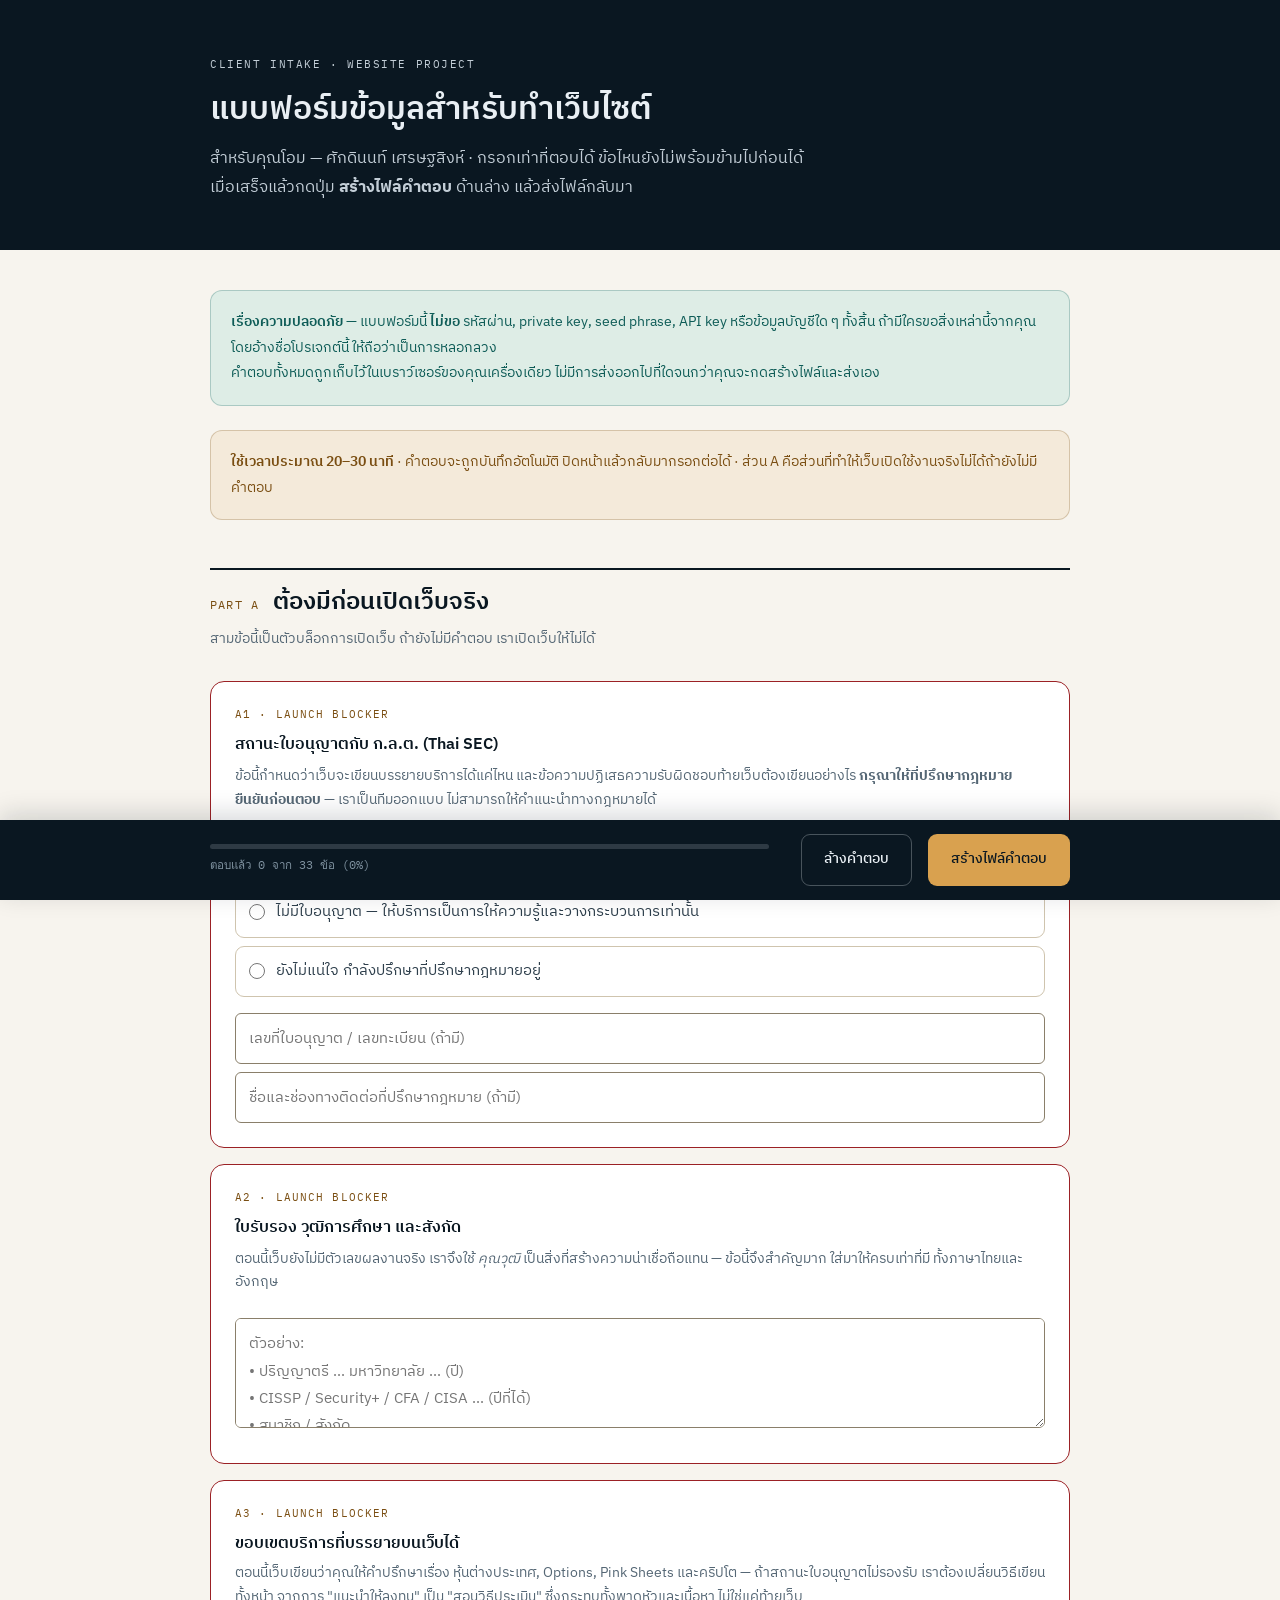
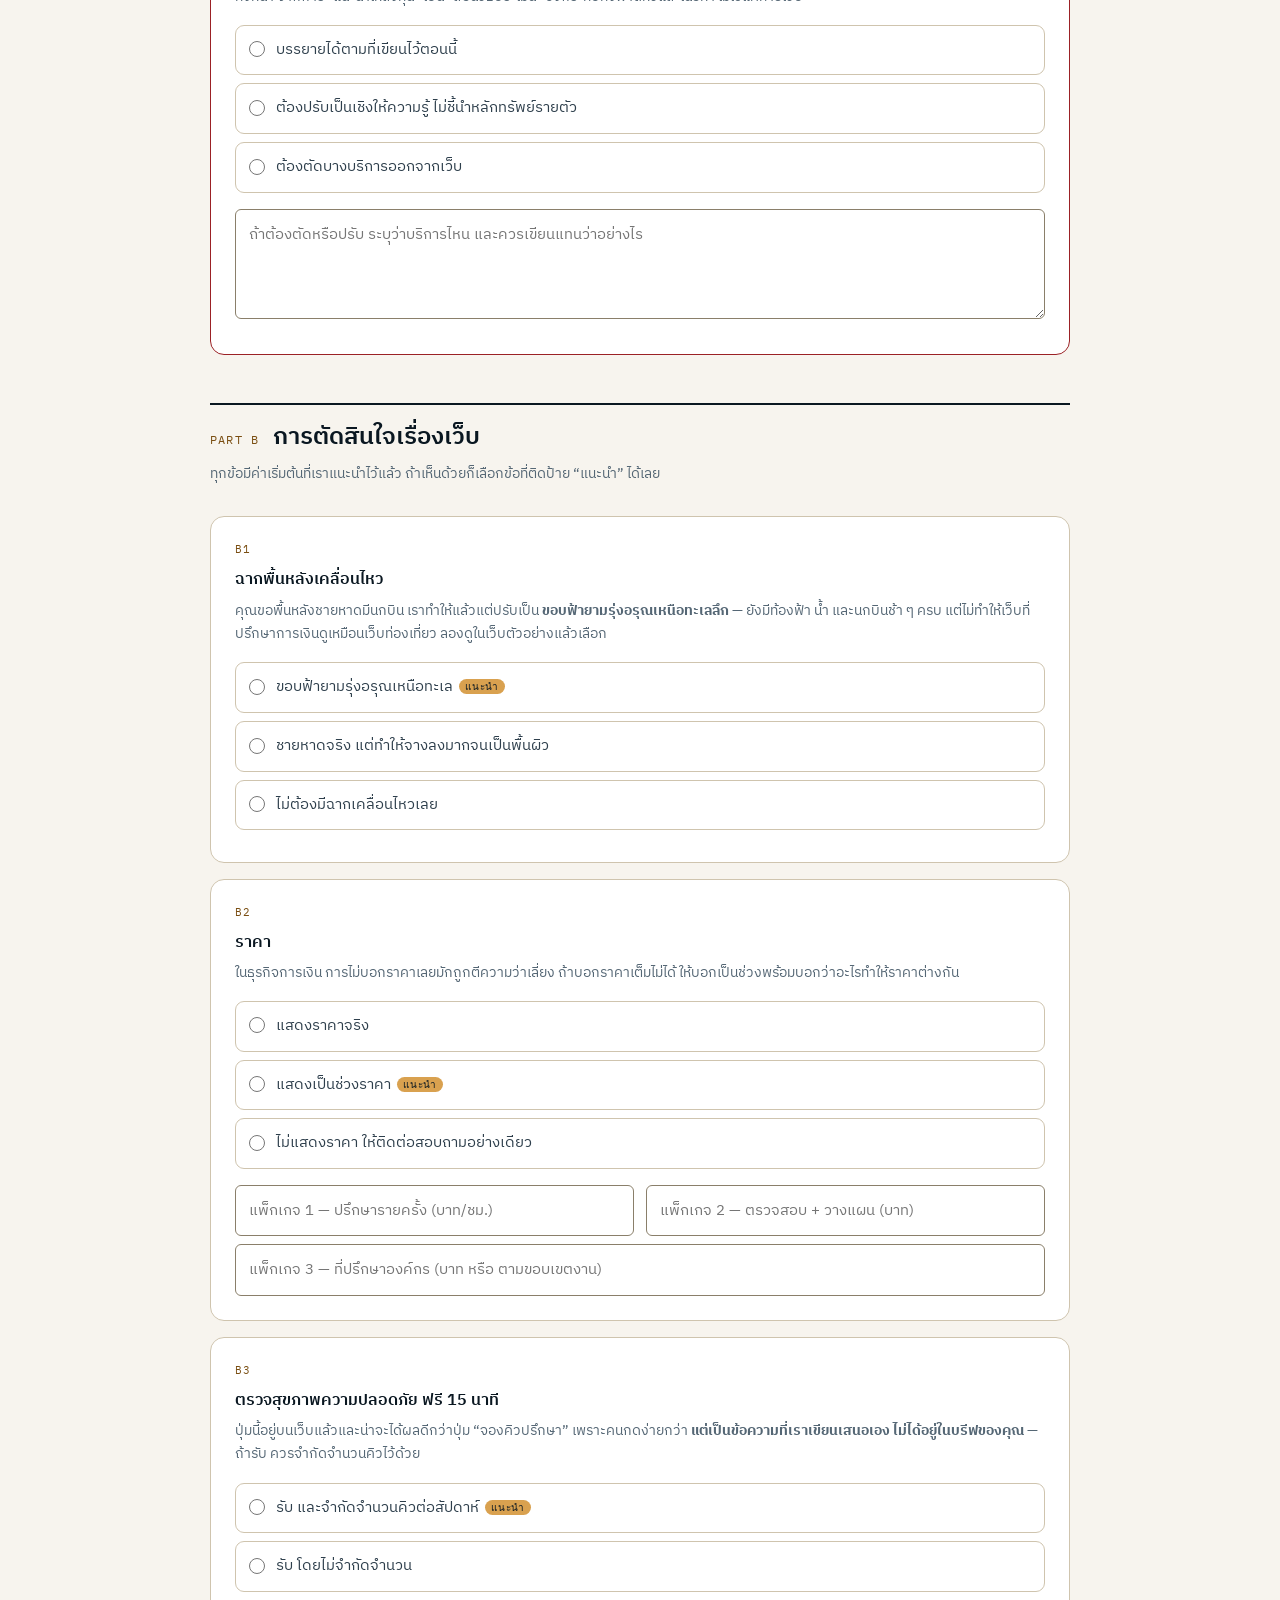
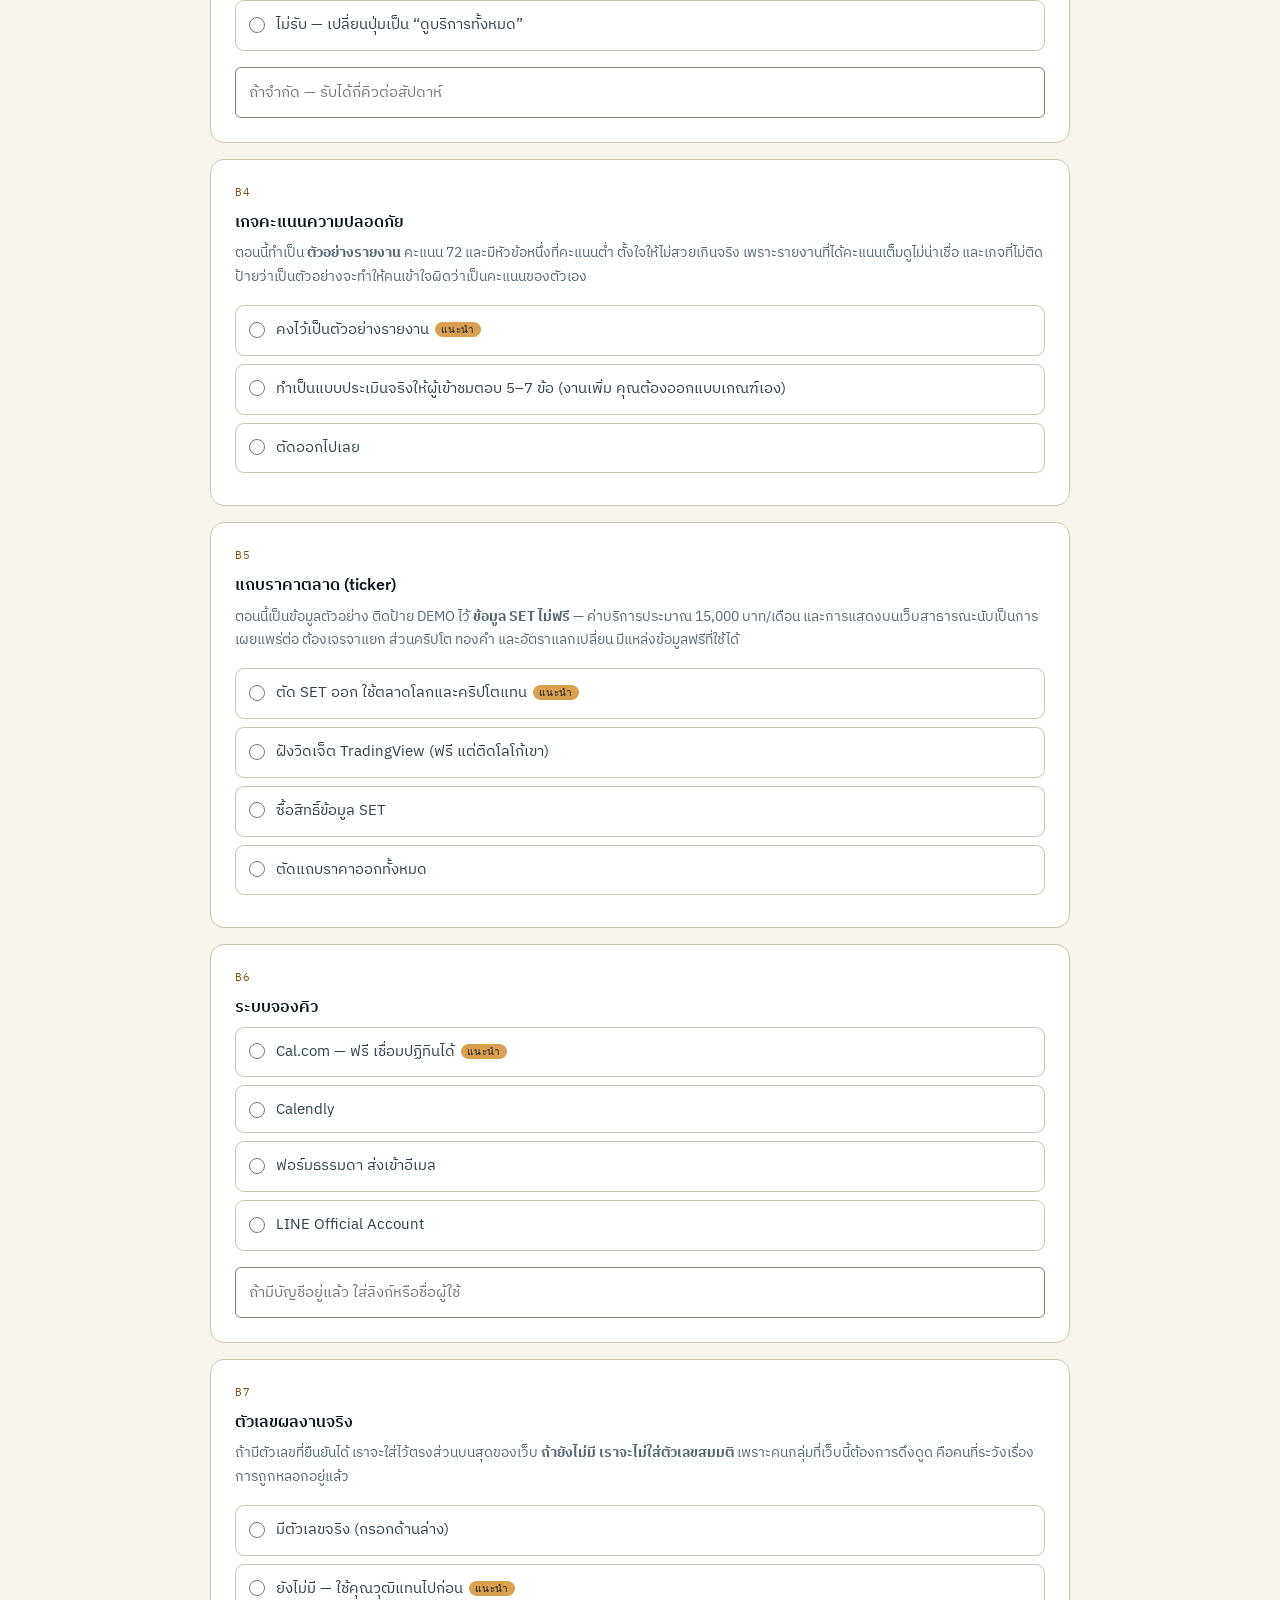
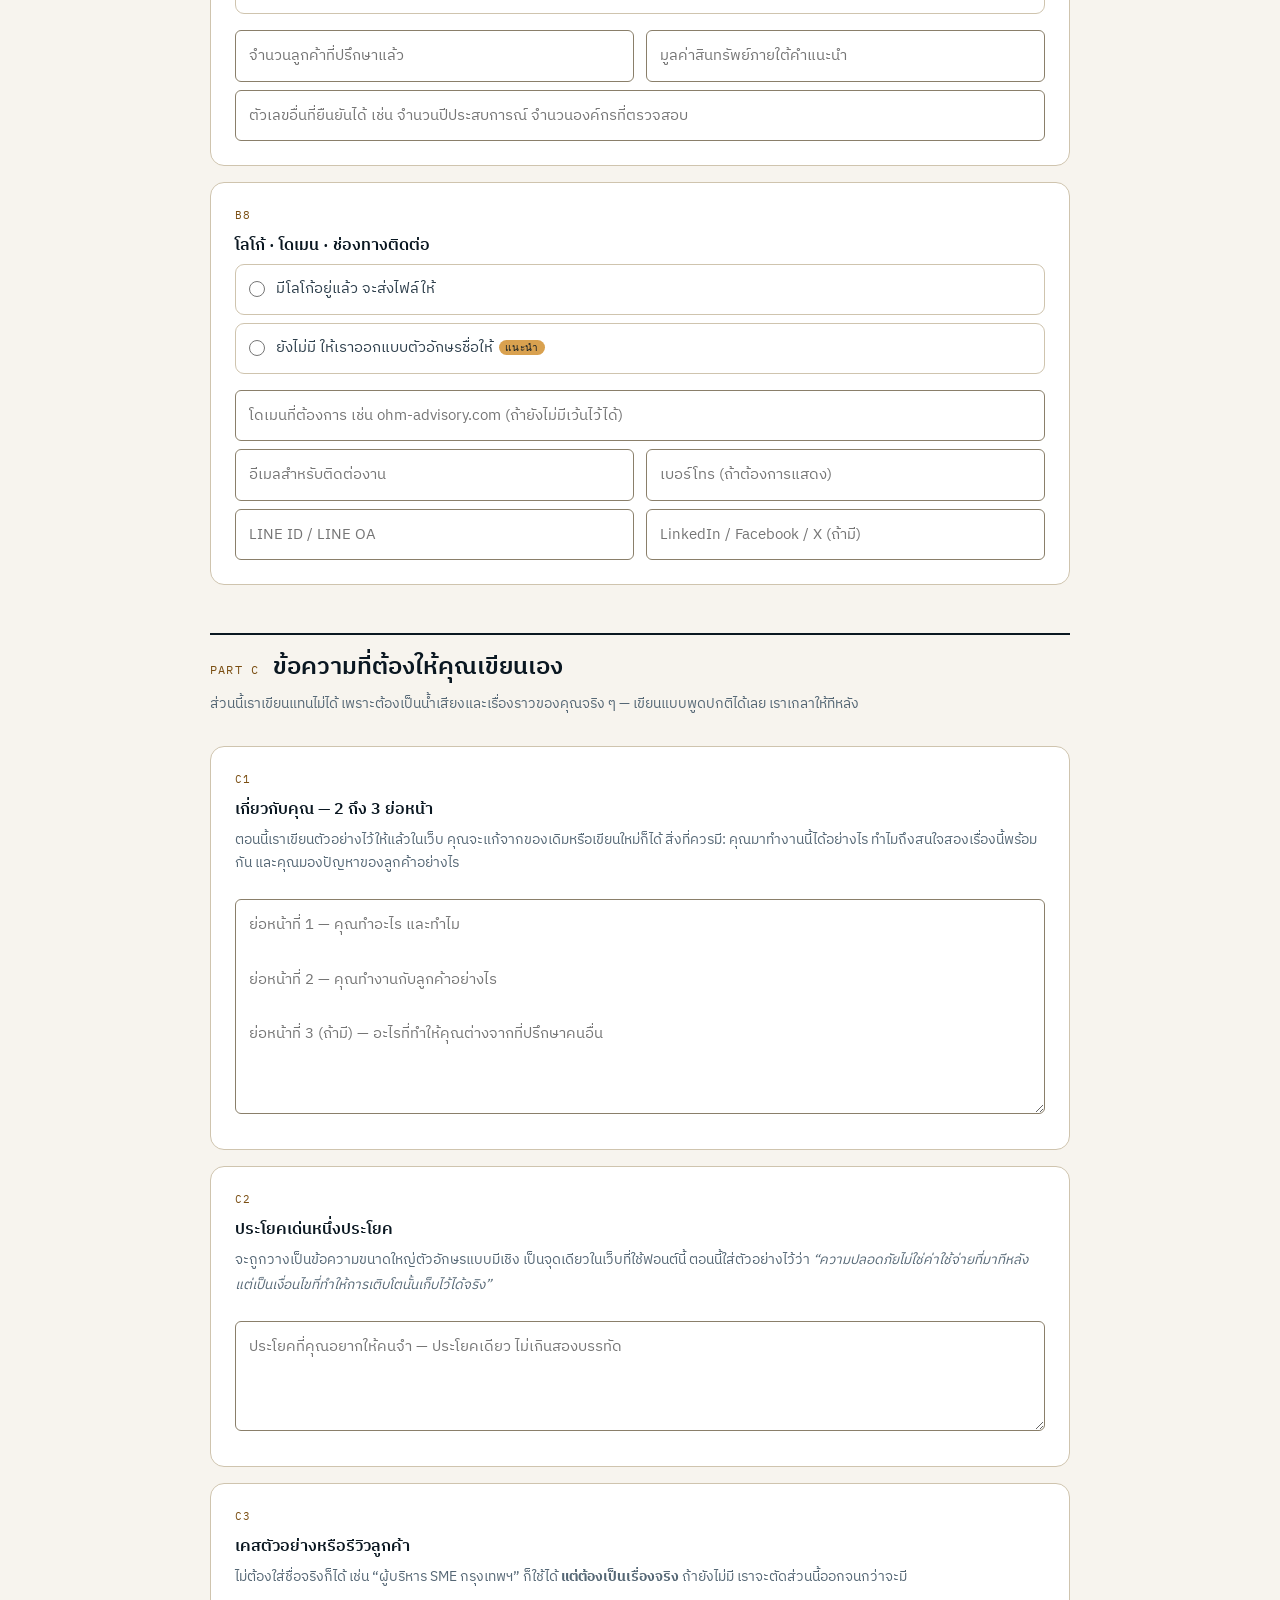
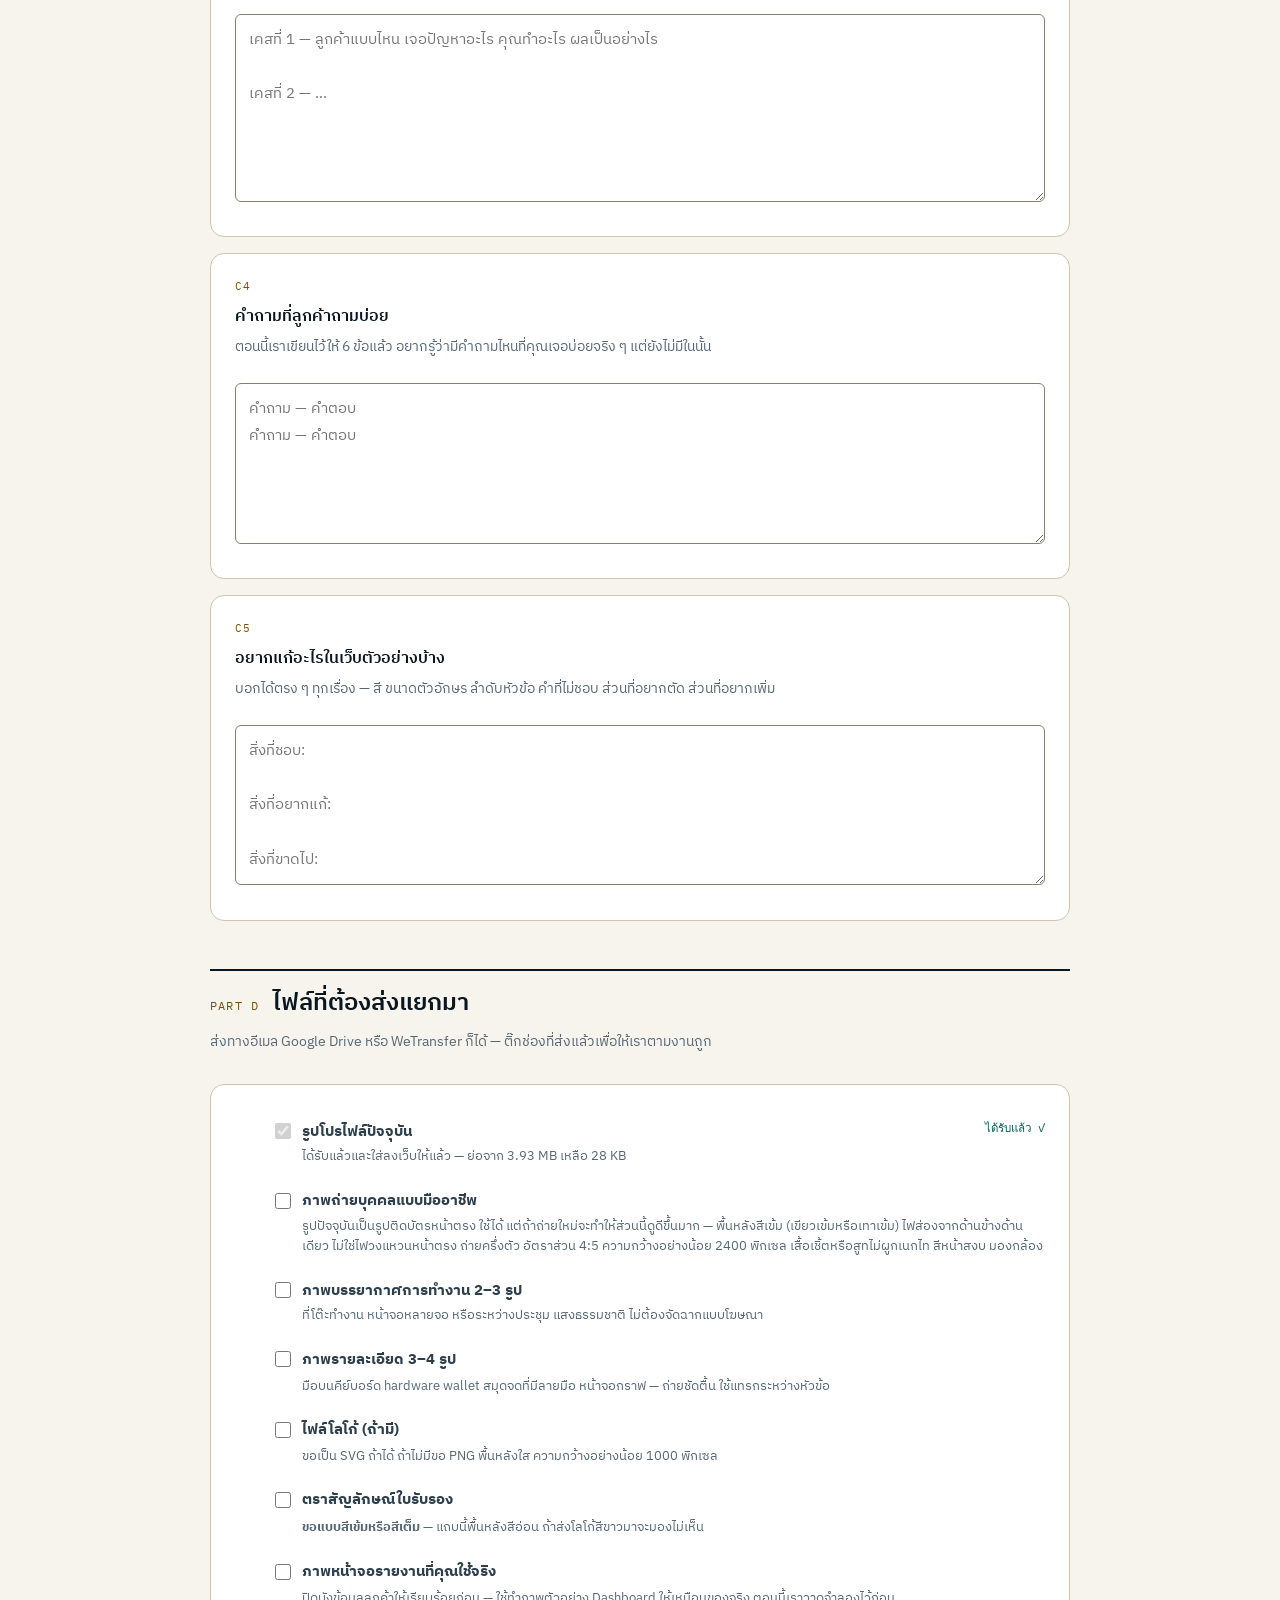
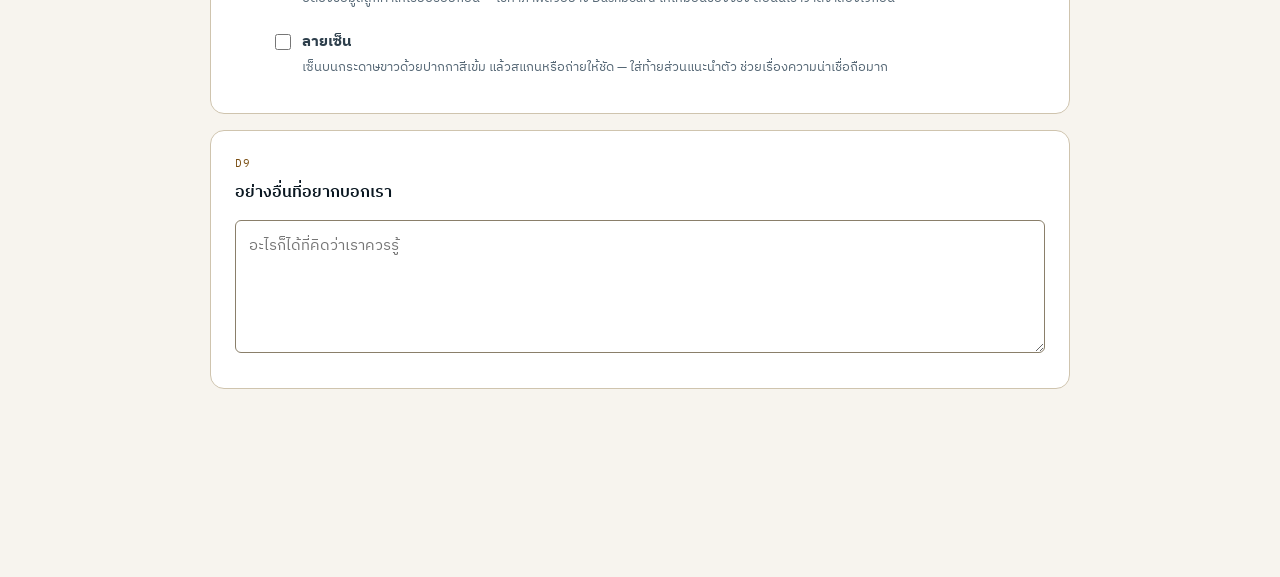
<file: intake.html>
<!DOCTYPE html>
<!--
  CLIENT INTAKE FORM — for Sakdinon Settasing (Ohm)

  Self-contained on purpose: no external CSS/JS, no fonts required, no backend.
  It can be emailed as a single file and filled in offline.

  Answers are saved in the browser (localStorage) so progress survives a
  refresh. Nothing is transmitted anywhere — the "สร้างไฟล์คำตอบ" button
  produces a text file Ohm sends back manually.

  INTERNAL — do not link this from index.html.
-->
<html lang="th">
<head>
<meta charset="utf-8">
<meta name="viewport" content="width=device-width, initial-scale=1">
<meta name="robots" content="noindex, nofollow">
<title>แบบฟอร์มข้อมูลสำหรับเว็บไซต์ — ศักดินนท์ เศรษฐสิงห์</title>
<link rel="preconnect" href="https://fonts.googleapis.com">
<link rel="preconnect" href="https://fonts.gstatic.com" crossorigin>
<link href="https://fonts.googleapis.com/css2?family=IBM+Plex+Mono:wght@400;500&family=IBM+Plex+Sans:wght@400;500;600&family=IBM+Plex+Sans+Thai:wght@400;500;600&display=swap" rel="stylesheet">
<style>
:root{
  --sand-50:#F7F4EE; --sand-100:#EFEAE1; --card:#FFF;
  --sand-200:#E2DACB; --sand-300:#CFC4AE; --sand-400:#8A7F6A;
  --ink-deep:#0A1721; --ink-abyss:#050D13;
  --text-strong:#0A1721; --text-body:#2E3F4C; --text-muted:#556775;
  --gold-500:#D9A14F; --gold-text:#7A4E12; --gold-soft:rgba(217,161,79,.12);
  --aqua-text:#0E5C57; --aqua-soft:rgba(43,184,174,.12);
  --neg-text:#9B2125; --neg-soft:rgba(155,33,37,.08);
  --f-thai:"IBM Plex Sans Thai","IBM Plex Sans",system-ui,sans-serif;
  --f-sans:"IBM Plex Sans",system-ui,sans-serif;
  --f-mono:"IBM Plex Mono",ui-monospace,monospace;
}
*,*::before,*::after{box-sizing:border-box}
*{margin:0}
body{background:var(--sand-50);color:var(--text-body);font-family:var(--f-thai);font-size:16px;-webkit-font-smoothing:antialiased;padding-bottom:140px}
:lang(th){font-family:var(--f-thai);line-height:1.8;letter-spacing:0}
:lang(en){font-family:var(--f-sans);line-height:1.6}
h1,h2,h3{color:var(--text-strong);font-weight:600}
:lang(th) h1,:lang(th) h2,:lang(th) h3{line-height:1.4}

.wrap{width:min(860px,100% - 2rem);margin-inline:auto}

header.top{background:var(--ink-deep);color:#E9EFF4;padding:56px 0 48px;margin-bottom:40px}
header.top h1{color:#E9EFF4;font-size:clamp(1.5rem,1.2rem+1.4vw,2.125rem);margin-bottom:12px}
header.top p{color:#C3CED7;max-width:62ch}
.eyebrow{font-family:var(--f-mono);font-size:.7rem;letter-spacing:.14em;text-transform:uppercase;color:var(--gold-500);margin-bottom:14px}

.note{border-radius:12px;padding:18px 20px;margin:24px 0;font-size:.9rem;line-height:1.75}
.note--safe{background:var(--aqua-soft);border:1px solid rgba(14,92,87,.25);color:var(--aqua-text)}
.note--warn{background:var(--neg-soft);border:1px solid rgba(155,33,37,.28);color:var(--neg-text)}
.note--info{background:var(--gold-soft);border:1px solid rgba(122,78,18,.25);color:var(--gold-text)}
.note strong{font-weight:600}

section.part{margin:48px 0}
.part__head{border-top:2px solid var(--text-strong);padding-top:16px;margin-bottom:8px;display:flex;align-items:baseline;gap:14px;flex-wrap:wrap}
.part__tag{font-family:var(--f-mono);font-size:.75rem;color:var(--gold-text);letter-spacing:.1em}
.part__sub{color:var(--text-muted);font-size:.9rem;margin-bottom:28px}

.q{background:var(--card);border:1px solid var(--sand-300);border-radius:14px;padding:24px;margin-bottom:16px}
.q--block{border-color:var(--neg-text);border-width:1.5px}
.q__id{font-family:var(--f-mono);font-size:.7rem;color:var(--gold-text);letter-spacing:.1em;margin-bottom:6px}
.q__label{font-weight:600;color:var(--text-strong);margin-bottom:4px;font-size:1.02rem}
.q__hint{font-size:.85rem;color:var(--text-muted);margin-bottom:16px;line-height:1.7}
.q__hint code{font-family:var(--f-mono);font-size:.9em;background:var(--sand-100);padding:1px 5px;border-radius:4px}

label.opt{display:flex;gap:11px;align-items:flex-start;padding:11px 13px;border:1px solid var(--sand-300);border-radius:9px;margin-bottom:8px;cursor:pointer;font-size:.93rem;transition:border-color .15s,background .15s}
label.opt:hover{border-color:var(--sand-400)}
label.opt:has(input:checked){border-color:var(--gold-text);background:var(--gold-soft)}
label.opt input{margin-top:.35em;flex:none;accent-color:var(--gold-text);width:16px;height:16px}
.opt__rec{font-family:var(--f-mono);font-size:.62rem;letter-spacing:.08em;background:var(--gold-500);color:var(--ink-deep);padding:1px 6px;border-radius:99px;margin-left:6px;vertical-align:1px}

input[type=text],input[type=email],input[type=url],textarea{
  width:100%;font:inherit;font-size:.95rem;color:var(--text-strong);
  background:var(--card);border:1px solid var(--sand-400);border-radius:6px;
  padding:11px 13px;margin-top:8px
}
textarea{resize:vertical;min-height:110px;line-height:1.8}
input:focus-visible,textarea:focus-visible,label.opt:focus-within{outline:2px solid var(--gold-text);outline-offset:2px}
.sub{font-size:.82rem;color:var(--text-muted);margin-top:6px}
.grid2{display:grid;grid-template-columns:1fr 1fr;gap:12px}
@media(max-width:640px){.grid2{grid-template-columns:1fr}}

/* file checklist */
.files li{list-style:none}
.files label{display:flex;gap:11px;align-items:flex-start;padding:10px 0;border-bottom:1px solid var(--sand-200);font-size:.93rem}
.files label:last-child{border-bottom:0}
.files input{margin-top:.35em;accent-color:var(--aqua-text);width:16px;height:16px;flex:none}
.files .have{color:var(--aqua-text);font-family:var(--f-mono);font-size:.72rem;margin-left:auto;flex:none;white-space:nowrap}
.files small{display:block;color:var(--text-muted);font-size:.8rem;line-height:1.6;margin-top:2px}

/* sticky bar */
.bar{position:fixed;left:0;right:0;bottom:0;background:var(--ink-deep);color:#E9EFF4;padding:14px 0;z-index:50;box-shadow:0 -6px 24px rgba(10,23,33,.16)}
.bar__in{display:flex;align-items:center;gap:16px;flex-wrap:wrap}
.progress{flex:1;min-width:160px}
.progress__track{height:5px;background:rgba(233,239,244,.16);border-radius:99px;overflow:hidden}
.progress__fill{height:100%;width:0;background:var(--gold-500);border-radius:99px;transition:width .3s cubic-bezier(.2,0,0,1)}
.progress__txt{font-family:var(--f-mono);font-size:.72rem;color:#8093A1;margin-top:6px}
.btn{font:inherit;font-size:.9rem;font-weight:500;border:1px solid transparent;border-radius:9px;padding:12px 22px;cursor:pointer;min-height:46px}
.btn--go{background:var(--gold-500);color:var(--ink-deep)}
.btn--go:hover{background:#B8843A}
.btn--gh{background:transparent;border-color:rgba(233,239,244,.28);color:#E9EFF4}
.btn--gh:hover{border-color:var(--gold-500)}

dialog{border:0;border-radius:16px;padding:0;max-width:min(820px,94vw);width:100%;background:var(--card)}
dialog::backdrop{background:rgba(5,13,19,.6)}
.dlg__h{padding:22px 24px;border-bottom:1px solid var(--sand-200);display:flex;justify-content:space-between;align-items:center;gap:12px}
.dlg__b{padding:20px 24px}
.dlg__b textarea{font-family:var(--f-mono);font-size:.78rem;line-height:1.65;min-height:46vh;border-color:var(--sand-300)}
.dlg__f{padding:16px 24px 22px;display:flex;gap:10px;flex-wrap:wrap}
.dlg__f .btn--go,.dlg__f .btn--gh{color:var(--text-strong)}
.dlg__f .btn--gh{border-color:var(--sand-400)}
.dlg__f .btn--go{color:var(--ink-deep)}
.saved{font-family:var(--f-mono);font-size:.72rem;color:var(--aqua-text)}
</style>
</head>
<body>

<header class="top">
  <div class="wrap">
    <p class="eyebrow" lang="en">CLIENT INTAKE · WEBSITE PROJECT</p>
    <h1>แบบฟอร์มข้อมูลสำหรับทำเว็บไซต์</h1>
    <p>สำหรับคุณโอม — ศักดินนท์ เศรษฐสิงห์ · กรอกเท่าที่ตอบได้ ข้อไหนยังไม่พร้อมข้ามไปก่อนได้
       เมื่อเสร็จแล้วกดปุ่ม <strong>สร้างไฟล์คำตอบ</strong> ด้านล่าง แล้วส่งไฟล์กลับมา</p>
  </div>
</header>

<div class="wrap">

  <div class="note note--safe">
    <strong>เรื่องความปลอดภัย —</strong> แบบฟอร์มนี้ <strong>ไม่ขอ</strong> รหัสผ่าน, <span lang="en">private key</span>,
    <span lang="en">seed phrase</span>, <span lang="en">API key</span> หรือข้อมูลบัญชีใด ๆ ทั้งสิ้น
    ถ้ามีใครขอสิ่งเหล่านี้จากคุณโดยอ้างชื่อโปรเจกต์นี้ ให้ถือว่าเป็นการหลอกลวง
    <br>คำตอบทั้งหมดถูกเก็บไว้ในเบราว์เซอร์ของคุณเครื่องเดียว ไม่มีการส่งออกไปที่ใดจนกว่าคุณจะกดสร้างไฟล์และส่งเอง
  </div>

  <div class="note note--info">
    <strong>ใช้เวลาประมาณ 20–30 นาที</strong> · คำตอบจะถูกบันทึกอัตโนมัติ ปิดหน้าแล้วกลับมากรอกต่อได้
    · ส่วน <span lang="en">A</span> คือส่วนที่ทำให้เว็บเปิดใช้งานจริงไม่ได้ถ้ายังไม่มีคำตอบ
  </div>

  <form id="f">

  <!-- ══════════ PART A ══════════ -->
  <section class="part">
    <div class="part__head">
      <span class="part__tag" lang="en">PART A</span>
      <h2>ต้องมีก่อนเปิดเว็บจริง</h2>
    </div>
    <p class="part__sub">สามข้อนี้เป็นตัวบล็อกการเปิดเว็บ ถ้ายังไม่มีคำตอบ เราเปิดเว็บให้ไม่ได้</p>

    <div class="q q--block">
      <p class="q__id" lang="en">A1 · LAUNCH BLOCKER</p>
      <p class="q__label">สถานะใบอนุญาตกับ ก.ล.ต. (<span lang="en">Thai SEC</span>)</p>
      <p class="q__hint">ข้อนี้กำหนดว่าเว็บจะเขียนบรรยายบริการได้แค่ไหน และข้อความปฏิเสธความรับผิดชอบท้ายเว็บต้องเขียนอย่างไร
        <strong>กรุณาให้ที่ปรึกษากฎหมายยืนยันก่อนตอบ</strong> — เราเป็นทีมออกแบบ ไม่สามารถให้คำแนะนำทางกฎหมายได้</p>
      <label class="opt"><input type="radio" name="a1" value="มีใบอนุญาต / ขึ้นทะเบียนกับ ก.ล.ต."><span>มีใบอนุญาต หรือขึ้นทะเบียนกับ ก.ล.ต. แล้ว</span></label>
      <label class="opt"><input type="radio" name="a1" value="ไม่มีใบอนุญาต — ให้ความรู้และวางกระบวนการเท่านั้น"><span>ไม่มีใบอนุญาต — ให้บริการเป็นการให้ความรู้และวางกระบวนการเท่านั้น</span></label>
      <label class="opt"><input type="radio" name="a1" value="ยังไม่แน่ใจ — กำลังปรึกษาทนาย"><span>ยังไม่แน่ใจ กำลังปรึกษาที่ปรึกษากฎหมายอยู่</span></label>
      <input type="text" name="a1_no" placeholder="เลขที่ใบอนุญาต / เลขทะเบียน (ถ้ามี)">
      <input type="text" name="a1_law" placeholder="ชื่อและช่องทางติดต่อที่ปรึกษากฎหมาย (ถ้ามี)">
    </div>

    <div class="q q--block">
      <p class="q__id" lang="en">A2 · LAUNCH BLOCKER</p>
      <p class="q__label">ใบรับรอง วุฒิการศึกษา และสังกัด</p>
      <p class="q__hint">ตอนนี้เว็บยังไม่มีตัวเลขผลงานจริง เราจึงใช้ <em>คุณวุฒิ</em> เป็นสิ่งที่สร้างความน่าเชื่อถือแทน
        — ข้อนี้จึงสำคัญมาก ใส่มาให้ครบเท่าที่มี ทั้งภาษาไทยและอังกฤษ</p>
      <textarea name="a2" placeholder="ตัวอย่าง:&#10;• ปริญญาตรี ... มหาวิทยาลัย ... (ปี)&#10;• CISSP / Security+ / CFA / CISA ... (ปีที่ได้)&#10;• สมาชิก / สังกัด ...&#10;• ประสบการณ์ทำงานที่เกี่ยวข้อง ... ปี"></textarea>
    </div>

    <div class="q q--block">
      <p class="q__id" lang="en">A3 · LAUNCH BLOCKER</p>
      <p class="q__label">ขอบเขตบริการที่บรรยายบนเว็บได้</p>
      <p class="q__hint">ตอนนี้เว็บเขียนว่าคุณให้คำปรึกษาเรื่อง หุ้นต่างประเทศ, <span lang="en">Options</span>,
        <span lang="en">Pink Sheets</span> และคริปโต — ถ้าสถานะใบอนุญาตไม่รองรับ เราต้องเปลี่ยนวิธีเขียนทั้งหน้า
        จากการ "แนะนำให้ลงทุน" เป็น "สอนวิธีประเมิน" ซึ่งกระทบทั้งพาดหัวและเนื้อหา ไม่ใช่แค่ท้ายเว็บ</p>
      <label class="opt"><input type="radio" name="a3" value="บรรยายได้ตามที่เขียนไว้"><span>บรรยายได้ตามที่เขียนไว้ตอนนี้</span></label>
      <label class="opt"><input type="radio" name="a3" value="ต้องปรับเป็นเชิงให้ความรู้ ไม่ชี้นำรายตัว"><span>ต้องปรับเป็นเชิงให้ความรู้ ไม่ชี้นำหลักทรัพย์รายตัว</span></label>
      <label class="opt"><input type="radio" name="a3" value="ต้องตัดบางบริการออก"><span>ต้องตัดบางบริการออกจากเว็บ</span></label>
      <textarea name="a3_note" placeholder="ถ้าต้องตัดหรือปรับ ระบุว่าบริการไหน และควรเขียนแทนว่าอย่างไร"></textarea>
    </div>
  </section>

  <!-- ══════════ PART B ══════════ -->
  <section class="part">
    <div class="part__head">
      <span class="part__tag" lang="en">PART B</span>
      <h2>การตัดสินใจเรื่องเว็บ</h2>
    </div>
    <p class="part__sub">ทุกข้อมีค่าเริ่มต้นที่เราแนะนำไว้แล้ว ถ้าเห็นด้วยก็เลือกข้อที่ติดป้าย “แนะนำ” ได้เลย</p>

    <div class="q">
      <p class="q__id" lang="en">B1</p>
      <p class="q__label">ฉากพื้นหลังเคลื่อนไหว</p>
      <p class="q__hint">คุณขอพื้นหลังชายหาดมีนกบิน เราทำให้แล้วแต่ปรับเป็น <strong>ขอบฟ้ายามรุ่งอรุณเหนือทะเลลึก</strong>
        — ยังมีท้องฟ้า น้ำ และนกบินช้า ๆ ครบ แต่ไม่ทำให้เว็บที่ปรึกษาการเงินดูเหมือนเว็บท่องเที่ยว ลองดูในเว็บตัวอย่างแล้วเลือก</p>
      <label class="opt"><input type="radio" name="b1" value="ขอบฟ้ายามรุ่งอรุณ (แนะนำ)"><span>ขอบฟ้ายามรุ่งอรุณเหนือทะเล<span class="opt__rec" lang="en">แนะนำ</span></span></label>
      <label class="opt"><input type="radio" name="b1" value="ชายหาดจริง แบบจาง"><span>ชายหาดจริง แต่ทำให้จางลงมากจนเป็นพื้นผิว</span></label>
      <label class="opt"><input type="radio" name="b1" value="ไม่ต้องมีฉากเคลื่อนไหว"><span>ไม่ต้องมีฉากเคลื่อนไหวเลย</span></label>
    </div>

    <div class="q">
      <p class="q__id" lang="en">B2</p>
      <p class="q__label">ราคา</p>
      <p class="q__hint">ในธุรกิจการเงิน การไม่บอกราคาเลยมักถูกตีความว่าเลี่ยง ถ้าบอกราคาเต็มไม่ได้ ให้บอกเป็นช่วงพร้อมบอกว่าอะไรทำให้ราคาต่างกัน</p>
      <label class="opt"><input type="radio" name="b2" value="แสดงราคาจริง"><span>แสดงราคาจริง</span></label>
      <label class="opt"><input type="radio" name="b2" value="แสดงเป็นช่วงราคา (แนะนำ)"><span>แสดงเป็นช่วงราคา<span class="opt__rec" lang="en">แนะนำ</span></span></label>
      <label class="opt"><input type="radio" name="b2" value="ไม่แสดงราคา"><span>ไม่แสดงราคา ให้ติดต่อสอบถามอย่างเดียว</span></label>
      <div class="grid2">
        <input type="text" name="b2_p1" placeholder="แพ็กเกจ 1 — ปรึกษารายครั้ง (บาท/ชม.)">
        <input type="text" name="b2_p2" placeholder="แพ็กเกจ 2 — ตรวจสอบ + วางแผน (บาท)">
      </div>
      <input type="text" name="b2_p3" placeholder="แพ็กเกจ 3 — ที่ปรึกษาองค์กร (บาท หรือ ตามขอบเขตงาน)">
    </div>

    <div class="q">
      <p class="q__id" lang="en">B3</p>
      <p class="q__label">ตรวจสุขภาพความปลอดภัย ฟรี 15 นาที</p>
      <p class="q__hint">ปุ่มนี้อยู่บนเว็บแล้วและน่าจะได้ผลดีกว่าปุ่ม “จองคิวปรึกษา” เพราะคนกดง่ายกว่า
        <strong>แต่เป็นข้อความที่เราเขียนเสนอเอง ไม่ได้อยู่ในบรีฟของคุณ</strong> — ถ้ารับ ควรจำกัดจำนวนคิวไว้ด้วย</p>
      <label class="opt"><input type="radio" name="b3" value="รับ — จำกัดจำนวนคิว (แนะนำ)"><span>รับ และจำกัดจำนวนคิวต่อสัปดาห์<span class="opt__rec" lang="en">แนะนำ</span></span></label>
      <label class="opt"><input type="radio" name="b3" value="รับ — ไม่จำกัด"><span>รับ โดยไม่จำกัดจำนวน</span></label>
      <label class="opt"><input type="radio" name="b3" value="ไม่รับ — เปลี่ยนเป็นดูบริการทั้งหมด"><span>ไม่รับ — เปลี่ยนปุ่มเป็น “ดูบริการทั้งหมด”</span></label>
      <input type="text" name="b3_n" placeholder="ถ้าจำกัด — รับได้กี่คิวต่อสัปดาห์">
    </div>

    <div class="q">
      <p class="q__id" lang="en">B4</p>
      <p class="q__label">เกจคะแนนความปลอดภัย</p>
      <p class="q__hint">ตอนนี้ทำเป็น <strong>ตัวอย่างรายงาน</strong> คะแนน 72 และมีหัวข้อหนึ่งที่คะแนนต่ำ
        ตั้งใจให้ไม่สวยเกินจริง เพราะรายงานที่ได้คะแนนเต็มดูไม่น่าเชื่อ และเกจที่ไม่ติดป้ายว่าเป็นตัวอย่างจะทำให้คนเข้าใจผิดว่าเป็นคะแนนของตัวเอง</p>
      <label class="opt"><input type="radio" name="b4" value="ตัวอย่างรายงาน (แนะนำ)"><span>คงไว้เป็นตัวอย่างรายงาน<span class="opt__rec" lang="en">แนะนำ</span></span></label>
      <label class="opt"><input type="radio" name="b4" value="ทำเป็นแบบประเมินจริง 5-7 ข้อ"><span>ทำเป็นแบบประเมินจริงให้ผู้เข้าชมตอบ 5–7 ข้อ (งานเพิ่ม คุณต้องออกแบบเกณฑ์เอง)</span></label>
      <label class="opt"><input type="radio" name="b4" value="ตัดออก"><span>ตัดออกไปเลย</span></label>
    </div>

    <div class="q">
      <p class="q__id" lang="en">B5</p>
      <p class="q__label">แถบราคาตลาด (<span lang="en">ticker</span>)</p>
      <p class="q__hint">ตอนนี้เป็นข้อมูลตัวอย่าง ติดป้าย <span lang="en">DEMO</span> ไว้
        <strong>ข้อมูล SET ไม่ฟรี</strong> — ค่าบริการประมาณ 15,000 บาท/เดือน และการแสดงบนเว็บสาธารณะนับเป็นการเผยแพร่ต่อ ต้องเจรจาแยก
        ส่วนคริปโต ทองคำ และอัตราแลกเปลี่ยน มีแหล่งข้อมูลฟรีที่ใช้ได้</p>
      <label class="opt"><input type="radio" name="b5" value="ตัด SET ออก ใช้ตลาดโลก + คริปโต (แนะนำ)"><span>ตัด SET ออก ใช้ตลาดโลกและคริปโตแทน<span class="opt__rec" lang="en">แนะนำ</span></span></label>
      <label class="opt"><input type="radio" name="b5" value="ฝังวิดเจ็ต TradingView"><span>ฝังวิดเจ็ต <span lang="en">TradingView</span> (ฟรี แต่ติดโลโก้เขา)</span></label>
      <label class="opt"><input type="radio" name="b5" value="ซื้อ licence SET"><span>ซื้อสิทธิ์ข้อมูล SET</span></label>
      <label class="opt"><input type="radio" name="b5" value="ตัดแถบราคาออก"><span>ตัดแถบราคาออกทั้งหมด</span></label>
    </div>

    <div class="q">
      <p class="q__id" lang="en">B6</p>
      <p class="q__label">ระบบจองคิว</p>
      <label class="opt"><input type="radio" name="b6" value="Cal.com (แนะนำ)"><span><span lang="en">Cal.com</span> — ฟรี เชื่อมปฏิทินได้<span class="opt__rec" lang="en">แนะนำ</span></span></label>
      <label class="opt"><input type="radio" name="b6" value="Calendly"><span lang="en">Calendly</span></label>
      <label class="opt"><input type="radio" name="b6" value="ฟอร์มส่งเข้าอีเมล"><span>ฟอร์มธรรมดา ส่งเข้าอีเมล</span></label>
      <label class="opt"><input type="radio" name="b6" value="LINE Official Account"><span><span lang="en">LINE Official Account</span></span></label>
      <input type="text" name="b6_acc" placeholder="ถ้ามีบัญชีอยู่แล้ว ใส่ลิงก์หรือชื่อผู้ใช้">
    </div>

    <div class="q">
      <p class="q__id" lang="en">B7</p>
      <p class="q__label">ตัวเลขผลงานจริง</p>
      <p class="q__hint">ถ้ามีตัวเลขที่ยืนยันได้ เราจะใส่ไว้ตรงส่วนบนสุดของเว็บ <strong>ถ้ายังไม่มี เราจะไม่ใส่ตัวเลขสมมติ</strong>
        เพราะคนกลุ่มที่เว็บนี้ต้องการดึงดูด คือคนที่ระวังเรื่องการถูกหลอกอยู่แล้ว</p>
      <label class="opt"><input type="radio" name="b7" value="มีตัวเลขจริง"><span>มีตัวเลขจริง (กรอกด้านล่าง)</span></label>
      <label class="opt"><input type="radio" name="b7" value="ยังไม่มี — ใช้คุณวุฒิแทน (แนะนำ)"><span>ยังไม่มี — ใช้คุณวุฒิแทนไปก่อน<span class="opt__rec" lang="en">แนะนำ</span></span></label>
      <div class="grid2">
        <input type="text" name="b7_a" placeholder="จำนวนลูกค้าที่ปรึกษาแล้ว">
        <input type="text" name="b7_b" placeholder="มูลค่าสินทรัพย์ภายใต้คำแนะนำ">
      </div>
      <input type="text" name="b7_c" placeholder="ตัวเลขอื่นที่ยืนยันได้ เช่น จำนวนปีประสบการณ์ จำนวนองค์กรที่ตรวจสอบ">
    </div>

    <div class="q">
      <p class="q__id" lang="en">B8</p>
      <p class="q__label">โลโก้ · โดเมน · ช่องทางติดต่อ</p>
      <label class="opt"><input type="radio" name="b8" value="มีโลโก้แล้ว จะส่งไฟล์ให้"><span>มีโลโก้อยู่แล้ว จะส่งไฟล์ให้</span></label>
      <label class="opt"><input type="radio" name="b8" value="ยังไม่มี ให้ออกแบบให้ (แนะนำ)"><span>ยังไม่มี ให้เราออกแบบตัวอักษรชื่อให้<span class="opt__rec" lang="en">แนะนำ</span></span></label>
      <input type="text" name="b8_dom" placeholder="โดเมนที่ต้องการ เช่น ohm-advisory.com (ถ้ายังไม่มีเว้นไว้ได้)">
      <div class="grid2">
        <input type="email" name="b8_em" placeholder="อีเมลสำหรับติดต่องาน">
        <input type="text" name="b8_ph" placeholder="เบอร์โทร (ถ้าต้องการแสดง)">
      </div>
      <div class="grid2">
        <input type="text" name="b8_line" placeholder="LINE ID / LINE OA">
        <input type="text" name="b8_soc" placeholder="LinkedIn / Facebook / X (ถ้ามี)">
      </div>
    </div>
  </section>

  <!-- ══════════ PART C ══════════ -->
  <section class="part">
    <div class="part__head">
      <span class="part__tag" lang="en">PART C</span>
      <h2>ข้อความที่ต้องให้คุณเขียนเอง</h2>
    </div>
    <p class="part__sub">ส่วนนี้เราเขียนแทนไม่ได้ เพราะต้องเป็นน้ำเสียงและเรื่องราวของคุณจริง ๆ — เขียนแบบพูดปกติได้เลย เราเกลาให้ทีหลัง</p>

    <div class="q">
      <p class="q__id" lang="en">C1</p>
      <p class="q__label">เกี่ยวกับคุณ — 2 ถึง 3 ย่อหน้า</p>
      <p class="q__hint">ตอนนี้เราเขียนตัวอย่างไว้ให้แล้วในเว็บ คุณจะแก้จากของเดิมหรือเขียนใหม่ก็ได้
        สิ่งที่ควรมี: คุณมาทำงานนี้ได้อย่างไร ทำไมถึงสนใจสองเรื่องนี้พร้อมกัน และคุณมองปัญหาของลูกค้าอย่างไร</p>
      <textarea name="c1" rows="7" placeholder="ย่อหน้าที่ 1 — คุณทำอะไร และทำไม&#10;&#10;ย่อหน้าที่ 2 — คุณทำงานกับลูกค้าอย่างไร&#10;&#10;ย่อหน้าที่ 3 (ถ้ามี) — อะไรที่ทำให้คุณต่างจากที่ปรึกษาคนอื่น"></textarea>
    </div>

    <div class="q">
      <p class="q__id" lang="en">C2</p>
      <p class="q__label">ประโยคเด่นหนึ่งประโยค</p>
      <p class="q__hint">จะถูกวางเป็นข้อความขนาดใหญ่ตัวอักษรแบบมีเชิง เป็นจุดเดียวในเว็บที่ใช้ฟอนต์นี้
        ตอนนี้ใส่ตัวอย่างไว้ว่า <em>“ความปลอดภัยไม่ใช่ค่าใช้จ่ายที่มาทีหลัง แต่เป็นเงื่อนไขที่ทำให้การเติบโตนั้นเก็บไว้ได้จริง”</em></p>
      <textarea name="c2" rows="3" placeholder="ประโยคที่คุณอยากให้คนจำ — ประโยคเดียว ไม่เกินสองบรรทัด"></textarea>
    </div>

    <div class="q">
      <p class="q__id" lang="en">C3</p>
      <p class="q__label">เคสตัวอย่างหรือรีวิวลูกค้า</p>
      <p class="q__hint">ไม่ต้องใส่ชื่อจริงก็ได้ เช่น “ผู้บริหาร <span lang="en">SME</span> กรุงเทพฯ” ก็ใช้ได้
        <strong>แต่ต้องเป็นเรื่องจริง</strong> ถ้ายังไม่มี เราจะตัดส่วนนี้ออกจนกว่าจะมี</p>
      <textarea name="c3" rows="6" placeholder="เคสที่ 1 — ลูกค้าแบบไหน เจอปัญหาอะไร คุณทำอะไร ผลเป็นอย่างไร&#10;&#10;เคสที่ 2 — ..."></textarea>
    </div>

    <div class="q">
      <p class="q__id" lang="en">C4</p>
      <p class="q__label">คำถามที่ลูกค้าถามบ่อย</p>
      <p class="q__hint">ตอนนี้เราเขียนไว้ให้ 6 ข้อแล้ว อยากรู้ว่ามีคำถามไหนที่คุณเจอบ่อยจริง ๆ แต่ยังไม่มีในนั้น</p>
      <textarea name="c4" rows="5" placeholder="คำถาม — คำตอบ&#10;คำถาม — คำตอบ"></textarea>
    </div>

    <div class="q">
      <p class="q__id" lang="en">C5</p>
      <p class="q__label">อยากแก้อะไรในเว็บตัวอย่างบ้าง</p>
      <p class="q__hint">บอกได้ตรง ๆ ทุกเรื่อง — สี ขนาดตัวอักษร ลำดับหัวข้อ คำที่ไม่ชอบ ส่วนที่อยากตัด ส่วนที่อยากเพิ่ม</p>
      <textarea name="c5" rows="5" placeholder="สิ่งที่ชอบ:&#10;&#10;สิ่งที่อยากแก้:&#10;&#10;สิ่งที่ขาดไป:"></textarea>
    </div>
  </section>

  <!-- ══════════ PART D ══════════ -->
  <section class="part">
    <div class="part__head">
      <span class="part__tag" lang="en">PART D</span>
      <h2>ไฟล์ที่ต้องส่งแยกมา</h2>
    </div>
    <p class="part__sub">ส่งทางอีเมล <span lang="en">Google Drive</span> หรือ <span lang="en">WeTransfer</span> ก็ได้ — ติ๊กช่องที่ส่งแล้วเพื่อให้เราตามงานถูก</p>

    <div class="q">
      <ul class="files">
        <li><label><input type="checkbox" name="d0" value="Profile.png" checked disabled>
          <span><strong>รูปโปรไฟล์ปัจจุบัน</strong><small>ได้รับแล้วและใส่ลงเว็บให้แล้ว — ย่อจาก 3.93 MB เหลือ 28 KB</small></span>
          <span class="have" lang="en">ได้รับแล้ว ✓</span></label></li>

        <li><label><input type="checkbox" name="d1" value="ภาพถ่ายบุคคลแบบมืออาชีพ">
          <span><strong>ภาพถ่ายบุคคลแบบมืออาชีพ</strong><small>รูปปัจจุบันเป็นรูปติดบัตรหน้าตรง ใช้ได้ แต่ถ้าถ่ายใหม่จะทำให้ส่วนนี้ดูดีขึ้นมาก
            — พื้นหลังสีเข้ม (เขียวเข้มหรือเทาเข้ม) ไฟส่องจากด้านข้างด้านเดียว ไม่ใช่ไฟวงแหวนหน้าตรง ถ่ายครึ่งตัว อัตราส่วน 4:5 ความกว้างอย่างน้อย 2400 พิกเซล
            เสื้อเชิ้ตหรือสูทไม่ผูกเนกไท สีหน้าสงบ มองกล้อง</small></span></label></li>

        <li><label><input type="checkbox" name="d2" value="ภาพบรรยากาศการทำงาน 2-3 รูป">
          <span><strong>ภาพบรรยากาศการทำงาน 2–3 รูป</strong><small>ที่โต๊ะทำงาน หน้าจอหลายจอ หรือระหว่างประชุม แสงธรรมชาติ ไม่ต้องจัดฉากแบบโฆษณา</small></span></label></li>

        <li><label><input type="checkbox" name="d3" value="ภาพรายละเอียด 3-4 รูป">
          <span><strong>ภาพรายละเอียด 3–4 รูป</strong><small>มือบนคีย์บอร์ด <span lang="en">hardware wallet</span> สมุดจดที่มีลายมือ หน้าจอกราฟ — ถ่ายชัดตื้น ใช้แทรกระหว่างหัวข้อ</small></span></label></li>

        <li><label><input type="checkbox" name="d4" value="โลโก้">
          <span><strong>ไฟล์โลโก้ (ถ้ามี)</strong><small>ขอเป็น <span lang="en">SVG</span> ถ้าได้ ถ้าไม่มีขอ <span lang="en">PNG</span> พื้นหลังใส ความกว้างอย่างน้อย 1000 พิกเซล</small></span></label></li>

        <li><label><input type="checkbox" name="d5" value="ตราสัญลักษณ์ใบรับรอง">
          <span><strong>ตราสัญลักษณ์ใบรับรอง</strong><small><strong>ขอแบบสีเข้มหรือสีเต็ม</strong> — แถบนี้พื้นหลังสีอ่อน ถ้าส่งโลโก้สีขาวมาจะมองไม่เห็น</small></span></label></li>

        <li><label><input type="checkbox" name="d6" value="ภาพหน้าจอรายงานจริง">
          <span><strong>ภาพหน้าจอรายงานที่คุณใช้จริง</strong><small>ปิดบังข้อมูลลูกค้าให้เรียบร้อยก่อน — ใช้ทำภาพตัวอย่าง <span lang="en">Dashboard</span> ให้เหมือนของจริง
            ตอนนี้เราวาดจำลองไว้ก่อน</small></span></label></li>

        <li><label><input type="checkbox" name="d7" value="ลายเซ็น">
          <span><strong>ลายเซ็น</strong><small>เซ็นบนกระดาษขาวด้วยปากกาสีเข้ม แล้วสแกนหรือถ่ายให้ชัด — ใส่ท้ายส่วนแนะนำตัว ช่วยเรื่องความน่าเชื่อถือมาก</small></span></label></li>
      </ul>
    </div>

    <div class="q">
      <p class="q__id" lang="en">D9</p>
      <p class="q__label">อย่างอื่นที่อยากบอกเรา</p>
      <textarea name="d9" rows="4" placeholder="อะไรก็ได้ที่คิดว่าเราควรรู้"></textarea>
    </div>
  </section>

  </form>
</div>

<div class="bar">
  <div class="wrap bar__in">
    <div class="progress">
      <div class="progress__track"><div class="progress__fill" id="pf"></div></div>
      <p class="progress__txt" id="pt">ตอบแล้ว 0 จาก 0</p>
    </div>
    <span class="saved" id="savedMsg"></span>
    <button type="button" class="btn btn--gh" id="clearBtn">ล้างคำตอบ</button>
    <button type="button" class="btn btn--go" id="genBtn">สร้างไฟล์คำตอบ</button>
  </div>
</div>

<dialog id="dlg">
  <div class="dlg__h">
    <h3>คำตอบของคุณ</h3>
    <button type="button" class="btn btn--gh" id="closeBtn" style="color:var(--text-strong);border-color:var(--sand-400)">ปิด</button>
  </div>
  <div class="dlg__b">
    <p style="font-size:.86rem;color:var(--text-muted);margin-bottom:10px">
      กดปุ่ม <strong>ดาวน์โหลด</strong> แล้วส่งไฟล์กลับมา หรือจะกด <strong>คัดลอก</strong> แล้ววางในอีเมลก็ได้
    </p>
    <textarea id="out" readonly></textarea>
  </div>
  <div class="dlg__f">
    <button type="button" class="btn btn--go" id="dlBtn">ดาวน์โหลดไฟล์</button>
    <button type="button" class="btn btn--gh" id="copyBtn">คัดลอกข้อความ</button>
  </div>
</dialog>

<script>
(function(){
  'use strict';
  var KEY = 'ohm-intake-v1';
  var form = document.getElementById('f');

  /* ---- storage helpers: every access wrapped, page must work without it ---- */
  function load(){ try { return JSON.parse(localStorage.getItem(KEY) || '{}'); } catch(e){ return {}; } }
  function save(d){ try { localStorage.setItem(KEY, JSON.stringify(d)); return true; } catch(e){ return false; } }

  function collect(){
    var d = {};
    form.querySelectorAll('input,textarea,select').forEach(function(el){
      if (el.disabled) return;
      if (el.type === 'radio') { if (el.checked) d[el.name] = el.value; }
      else if (el.type === 'checkbox') { d[el.name] = el.checked ? el.value : ''; }
      else if (el.value.trim()) { d[el.name] = el.value.trim(); }
    });
    return d;
  }

  function restore(){
    var d = load();
    form.querySelectorAll('input,textarea,select').forEach(function(el){
      if (el.disabled || !(el.name in d)) return;
      if (el.type === 'radio') { el.checked = (d[el.name] === el.value); }
      else if (el.type === 'checkbox') { el.checked = !!d[el.name]; }
      else { el.value = d[el.name]; }
    });
  }

  /* ---- progress ---- */
  var groups = (function(){
    var names = {}, out = [];
    form.querySelectorAll('input,textarea').forEach(function(el){
      if (el.disabled || el.type === 'checkbox') return;
      if (!names[el.name]) { names[el.name] = 1; out.push(el.name); }
    });
    return out;
  })();

  function updateProgress(){
    var d = collect(), n = 0;
    groups.forEach(function(g){ if (d[g]) n++; });
    var pct = groups.length ? Math.round(100 * n / groups.length) : 0;
    document.getElementById('pf').style.width = pct + '%';
    document.getElementById('pt').textContent = 'ตอบแล้ว ' + n + ' จาก ' + groups.length + ' ข้อ (' + pct + '%)';
  }

  var saveTimer;
  form.addEventListener('input', function(){
    updateProgress();
    clearTimeout(saveTimer);
    saveTimer = setTimeout(function(){
      var ok = save(collect());
      var m = document.getElementById('savedMsg');
      m.textContent = ok ? 'บันทึกแล้ว ✓' : '';
      setTimeout(function(){ m.textContent = ''; }, 1600);
    }, 500);
  });
  form.addEventListener('change', function(){ updateProgress(); save(collect()); });

  /* ---- output ---- */
  var LABELS = {};
  form.querySelectorAll('.q').forEach(function(q){
    var id = (q.querySelector('.q__id') || {}).textContent || '';
    var lab = (q.querySelector('.q__label') || {}).textContent || '';
    q.querySelectorAll('input,textarea').forEach(function(el){
      if (!el.name) return;
      LABELS[el.name] = { id: id.split('·')[0].trim(), label: lab.trim() };
    });
  });

  function build(){
    var d = collect();
    var L = [];
    L.push('# ข้อมูลสำหรับเว็บไซต์ — ศักดินนท์ เศรษฐสิงห์ (โอม)');
    L.push('');
    L.push('ส่งเมื่อ: ' + new Date().toLocaleString('th-TH'));
    var n = 0; groups.forEach(function(g){ if (d[g]) n++; });
    L.push('ความครบถ้วน: ' + n + '/' + groups.length + ' ข้อ');
    L.push('');
    L.push('---');

    var parts = form.querySelectorAll('section.part');
    parts.forEach(function(sec){
      var tag = (sec.querySelector('.part__tag')||{}).textContent || '';
      var h   = (sec.querySelector('h2')||{}).textContent || '';
      L.push(''); L.push('## ' + tag + ' — ' + h); L.push('');

      sec.querySelectorAll('.q').forEach(function(q){
        var qid = ((q.querySelector('.q__id')||{}).textContent || '').split('·')[0].trim();
        var lab = ((q.querySelector('.q__label')||{}).textContent || '').trim();
        var lines = [];
        var seen = {};   // radio groups share a name — emit each group once

        q.querySelectorAll('input,textarea').forEach(function(el){
          if (el.disabled || !el.name) return;
          var v = d[el.name];
          if (!v) return;
          if (seen[el.name]) return;
          seen[el.name] = 1;
          if (el.type === 'radio') lines.push('- เลือก: ' + v);
          else if (el.type === 'checkbox') lines.push('- [x] ' + v);
          else {
            var ph = el.getAttribute('placeholder') || el.name;
            ph = ph.split('\n')[0].replace(/^ตัวอย่าง:?\s*/, '');
            if (el.tagName === 'TEXTAREA') {
              lines.push('');
              lines.push(v.split('\n').map(function(x){ return '  ' + x; }).join('\n'));
            } else {
              lines.push('- ' + ph + ': ' + v);
            }
          }
        });

        if (lab) {
          L.push('### ' + (qid ? qid + ' · ' : '') + lab);
          L.push(lines.length ? lines.join('\n') : '_(ยังไม่ได้ตอบ)_');
          L.push('');
        } else if (lines.length) {
          L.push('### ไฟล์ที่ส่งแล้ว');
          L.push(lines.join('\n'));
          L.push('');
        }
      });
    });

    L.push('---');
    L.push('');
    L.push('อ้างอิง: DESIGN-DOC.md v1.2 — ส่วน A ตรงกับ §11 ข้อ 3 และ 14, ส่วน B ตรงกับ §11, ส่วน D ตรงกับ §10');
    return L.join('\n');
  }

  var dlg = document.getElementById('dlg');
  document.getElementById('genBtn').onclick = function(){
    document.getElementById('out').value = build();
    if (dlg.showModal) dlg.showModal(); else dlg.setAttribute('open','');
  };
  document.getElementById('closeBtn').onclick = function(){
    if (dlg.close) dlg.close(); else dlg.removeAttribute('open');
  };
  document.getElementById('copyBtn').onclick = function(){
    var t = document.getElementById('out');
    t.select();
    try { document.execCommand('copy'); this.textContent = 'คัดลอกแล้ว ✓'; }
    catch(e){ this.textContent = 'กด Ctrl+C เพื่อคัดลอก'; }
    var b = this;
    setTimeout(function(){ b.textContent = 'คัดลอกข้อความ'; }, 2000);
  };
  document.getElementById('dlBtn').onclick = function(){
    var blob = new Blob([build()], { type: 'text/markdown;charset=utf-8' });
    var a = document.createElement('a');
    a.href = URL.createObjectURL(blob);
    a.download = 'ohm-website-intake-' + new Date().toISOString().slice(0,10) + '.md';
    a.click();
    setTimeout(function(){ URL.revokeObjectURL(a.href); }, 1000);
  };
  document.getElementById('clearBtn').onclick = function(){
    if (!confirm('ล้างคำตอบทั้งหมดและเริ่มใหม่?')) return;
    try { localStorage.removeItem(KEY); } catch(e){}
    form.reset();
    updateProgress();
  };

  restore();
  updateProgress();
})();
</script>
</body>
</html>
</file>
<file: assets/css/style.css>
/* ============================================================
   Sakdinon Settasing (Ohm) — landing site
   Tokens and rules follow DESIGN-DOC.md v1.2.
   Contrast values in comments are computed, not estimated.
   ============================================================ */

/* ---------- 1. TOKENS ---------- */
:root {
  /* Light surfaces — the default, ~85% of the page */
  --sand-50:  #F7F4EE;
  --sand-100: #EFEAE1;
  --card:     #FFFFFF;   /* cards are WHITE, never sand-100 (§5.1a) */
  --sand-200: #E2DACB;   /* decorative hairlines only */
  --sand-300: #CFC4AE;   /* stronger decorative rules */
  --sand-400: #8A7F6A;   /* MEANINGFUL UI BORDERS — 3.94:1 on white ✓ 1.4.11 */

  /* Dark surfaces — scene bands + footer only */
  --ink-abyss:   #050D13;
  --ink-deep:    #0A1721;
  --ink-raised:  #122230;
  --ink-overlay: #1A2E3E;

  /* Text on light */
  --text-strong:      #0A1721;  /* 16.53 / 15.14 */
  --text-body:        #2E3F4C;  /*  9.90 /  9.07 */
  --text-muted:       #556775;  /*  5.34 /  4.89 */
  --text-placeholder: #556775;  /* never lighter (§5.1a) */

  /* Text on dark bands */
  --dk-strong: #E9EFF4;  /* 15.65 */
  --dk-body:   #C3CED7;  /* 11.34 */
  --dk-muted:  #8093A1;  /*  5.71 */

  /* Accent: dawn gold — FILL vs TEXT are NOT interchangeable */
  --gold-500: #D9A14F;  /* FILLS ONLY — 2.09:1 on sand, never text */
  --gold-600: #B8843A;
  --gold-text:#7A4E12;  /* text/focus on ANY light surface — 6.54 / 5.99 */
  --gold-400: #F0C87E;  /* text on dark bands — 11.46 */
  --gold-soft: rgba(217,161,79,.12);

  /* Accent: signal aqua (verified / secure) */
  --aqua-500: #2BB8AE;  /* FILLS ONLY */
  --aqua-text:#0E5C57;  /* 7.12 / 6.52 */
  --aqua-400: #4FD8CE;  /* dark bands — 10.41 */
  --aqua-soft: rgba(43,184,174,.12);

  /* Semantic — data only */
  --pos-text: #0B6739;
  --neg-text: #9B2125;
  --pos: #34C77B;
  --neg: #E5484D;

  /* Structure */
  --hairline:      var(--sand-200);
  --hairline-dk:   rgba(233,239,244,.10);
  --hairline-dk-s: rgba(233,239,244,.18);
  --shadow-card: 0 1px 2px rgba(10,23,33,.04), 0 8px 24px rgba(10,23,33,.06);
  --shadow-lift: 0 2px 4px rgba(10,23,33,.06), 0 16px 40px rgba(10,23,33,.10);

  /* Type */
  --f-sans: "IBM Plex Sans", system-ui, -apple-system, sans-serif;
  --f-thai: "IBM Plex Sans Thai", "IBM Plex Sans", system-ui, sans-serif;
  --f-mono: "IBM Plex Mono", ui-monospace, monospace;
  --f-serif-th: "Noto Serif Thai", Georgia, serif;

  /* Space — 8pt */
  --s1:4px; --s2:8px; --s3:12px; --s4:16px; --s5:24px;
  --s6:32px; --s7:48px; --s8:64px; --s9:96px; --s10:128px;

  /* Radius */
  --r-input:4px; --r-btn:10px; --r-card:16px; --r-pill:999px;

  /* Layout */
  --max: 1280px;
  --gutter: clamp(1rem, 5vw, 5rem);

  /* Motion */
  --d-fast:150ms; --d-base:250ms; --d-slow:400ms;
  --e-out: cubic-bezier(.2,0,0,1);
}

/* ---------- 2. RESET ---------- */
*,*::before,*::after { box-sizing:border-box; }
* { margin:0; }
html { -webkit-text-size-adjust:100%; scroll-behavior:smooth; }
body {
  background: var(--sand-50);
  color: var(--text-body);
  font-family: var(--f-thai);
  font-size: clamp(1rem, .95rem + .25vw, 1.0625rem);
  -webkit-font-smoothing: antialiased;
  overflow-x: hidden;
}
img,svg,canvas { display:block; max-width:100%; }
button,input,select,textarea { font:inherit; color:inherit; }
ul,ol { list-style:none; padding:0; }
a { color:inherit; }

/* ---------- 3. BILINGUAL TYPOGRAPHY (§5.2) ----------
   lang inherits. With <html lang="th">, :lang(th) matches everything,
   so :lang(en) is REQUIRED on every Latin run or it renders with Thai metrics. */
:lang(th) {
  font-family: var(--f-thai);
  line-height: 1.8;
  letter-spacing: 0;            /* never negative — collides tone marks */
  word-break: normal;
  overflow-wrap: break-word;
}
:lang(th) h1, :lang(th) h2, :lang(th) h3 { line-height:1.4; letter-spacing:0; }

:lang(en) { font-family: var(--f-sans); line-height:1.6; }
:lang(en) h1, :lang(en) h2, :lang(en) h3 { line-height:1.12; letter-spacing:-.02em; }

h1,h2,h3 { color: var(--text-strong); font-weight:600; text-wrap:balance; }
h2 { font-size: clamp(1.75rem,1.3rem+1.6vw,2.375rem); margin-bottom: var(--s4); }
h3 { font-size: clamp(1.15rem,1rem+.5vw,1.375rem); }
p { max-width: 62ch; }

.display {
  font-size: clamp(2.25rem,1.4rem+3.8vw,4.75rem);
  font-weight:600; line-height:1.05; letter-spacing:-.03em;
  color: var(--dk-strong); margin-bottom: var(--s5);
}

.overline {
  font-family: var(--f-mono);
  font-size:.75rem; font-weight:500; letter-spacing:.12em;
  text-transform:uppercase; color: var(--gold-text);
  margin-bottom: var(--s3);
}
.band--scene .overline { color: var(--gold-400); }

.section-lead { color: var(--text-muted); margin-bottom: var(--s6); max-width:58ch; }
.fine { font-size:.8125rem; color: var(--text-muted); margin-top: var(--s4); }
.pending, .pending-inline { color: var(--gold-text); font-style:normal; }
.pending-inline { font-family: var(--f-mono); }

/* numerals */
.mono,[data-count],.plan__price,.ticker { font-variant-numeric: tabular-nums; }

/* ---------- 4. LAYOUT ---------- */
.wrap { width:min(var(--max),100% - var(--gutter)*2); margin-inline:auto; }
.wrap--narrow { width:min(760px,100% - var(--gutter)*2); }
.band { padding-block: clamp(4.5rem,9vw,8rem); position:relative; }
.band--alt { background: var(--sand-100); }

.skip-link {
  position:absolute; left:-9999px; top:0; z-index:200;
  background: var(--ink-deep); color: var(--dk-strong);
  padding: var(--s3) var(--s5); border-radius:0 0 var(--r-btn) 0;
}
.skip-link:focus { left:0; }

/* ---------- 5. SCENE BANDS ---------- */
.band--scene {
  background: linear-gradient(180deg,
    var(--ink-abyss) 0%, #071620 34%, var(--ink-deep) 62%,
    #16303B 82%, #3E3A32 93%, #6B4F2A 100%);
  color: var(--dk-body);
  isolation:isolate; overflow:hidden;
}
.band--scene h2 { color: var(--dk-strong); }
.scene-canvas { position:absolute; inset:0; width:100%; height:100%; z-index:-2; }
.scene-grain {
  position:absolute; inset:0; z-index:-1; pointer-events:none; opacity:.035;
  background-image:url("data:image/svg+xml,%3Csvg xmlns='http://www.w3.org/2000/svg' width='120' height='120'%3E%3Cfilter id='n'%3E%3CfeTurbulence type='fractalNoise' baseFrequency='.85' numOctaves='3'/%3E%3C/filter%3E%3Crect width='120' height='120' filter='url(%23n)'/%3E%3C/svg%3E");
}

/* ---------- 6. NAV ---------- */
.nav {
  position:fixed; top:0; left:0; right:0; z-index:100; height:72px;
  transition: background var(--d-base) var(--e-out),
              border-color var(--d-base), backdrop-filter var(--d-base);
  border-bottom:1px solid transparent;
}
.nav__inner {
  width:min(var(--max),100% - var(--gutter)*2); margin-inline:auto; height:100%;
  display:flex; align-items:center; gap: var(--s5);
}
.wordmark { display:flex; align-items:center; gap:var(--s3); text-decoration:none; color:var(--dk-strong); }
.wordmark__text { font-weight:600; font-size:1rem; line-height:1.15; display:flex; flex-direction:column; }
.wordmark__sub { font-family:var(--f-mono); font-size:.5625rem; letter-spacing:.18em; opacity:.62; }
.nav__links { display:flex; gap:var(--s5); margin-left:auto; }
.nav__links a { text-decoration:none; font-size:.9375rem; color:var(--dk-body); transition:color var(--d-fast); }
.nav__links a:hover { color:var(--gold-400); }
.nav__actions { display:flex; align-items:center; gap:var(--s3); }

/* inverted state — after the scene bands (§6) */
.nav.is-solid {
  background: rgba(247,244,238,.92);
  backdrop-filter: blur(12px); -webkit-backdrop-filter: blur(12px);
  border-bottom-color: var(--sand-200);
}
.nav.is-solid .wordmark { color: var(--text-strong); }
.nav.is-solid .nav__links a { color: var(--text-body); }
.nav.is-solid .nav__links a:hover { color: var(--gold-text); }
.nav.is-solid .nav__toggle span { background: var(--text-strong); }

.nav__toggle {
  display:none; width:40px; height:40px; background:none; border:0; cursor:pointer;
  flex-direction:column; justify-content:center; gap:5px; padding:0;
}
.nav__toggle span { display:block; height:2px; width:20px; margin-inline:auto; background:var(--dk-strong); transition:var(--d-fast); }

.mobile-menu {
  position:fixed; inset:0; z-index:99; background:var(--ink-deep);
  display:flex; align-items:center; justify-content:center;
}
.mobile-menu[hidden] { display:none; }
.mobile-menu nav { display:flex; flex-direction:column; gap:var(--s5); text-align:center; }
.mobile-menu a { font-size:1.5rem; color:var(--dk-strong); text-decoration:none; }

/* ---------- 7. BUTTONS & LINKS ---------- */
.btn {
  display:inline-flex; align-items:center; justify-content:center; gap:var(--s2);
  min-height:52px; padding:0 var(--s6); border-radius:var(--r-btn);
  font-weight:500; font-size:.9375rem; text-decoration:none; border:1px solid transparent;
  cursor:pointer; transition:transform var(--d-fast) var(--e-out),
              background var(--d-fast), border-color var(--d-fast), box-shadow var(--d-fast);
}
.btn--sm { min-height:42px; padding:0 var(--s5); font-size:.875rem; }
.btn--block { width:100%; }
.btn--primary { background:var(--gold-500); color:var(--text-strong); }  /* 7.92:1 */
.btn--primary:hover { background:var(--gold-600); transform:translateY(-2px); }
.btn--ghost { background:transparent; border-color:var(--sand-400); color:var(--text-strong); }
.btn--ghost:hover { border-color:var(--gold-text); transform:translateY(-2px); }
.band--scene .btn--ghost { border-color:var(--hairline-dk-s); color:var(--dk-strong); }
.band--scene .btn--ghost:hover { border-color:var(--gold-400); }

.link-arrow {
  display:inline-flex; align-items:center; gap:var(--s2);
  color:var(--gold-text); text-decoration:none; font-weight:500; font-size:.9375rem;
  margin-top:auto; padding-top:var(--s4);
}
.link-arrow::after { content:"→"; transition:transform var(--d-fast) var(--e-out); }
.link-arrow:hover::after { transform:translateX(4px); }
.link-arrow--dark { color:var(--gold-400); }

/* focus — gold-text passes 3:1 (gold-500 does NOT) */
:focus-visible { outline:2px solid var(--gold-text); outline-offset:2px; border-radius:var(--r-input); }
.band--scene :focus-visible, .footer :focus-visible { outline-color:var(--gold-400); }
::selection { background:var(--gold-soft); color:var(--text-strong); }

/* ---------- 8. HERO ---------- */
.hero { min-height:100vh; min-height:100dvh; display:flex; align-items:center; padding-top:120px; }
.hero__inner { max-width:900px; }
.hero__th { font-size:clamp(1.05rem,.85rem+.9vw,1.625rem); color:var(--gold-400); margin-bottom:var(--s5); font-weight:500; }
.hero__lead { color:var(--dk-body); max-width:54ch; margin-bottom:var(--s7); }
.hero__cta { display:flex; flex-wrap:wrap; gap:var(--s3); margin-bottom:var(--s7); }
.hero__proof { display:flex; flex-direction:column; gap:var(--s2); font-size:.875rem; color:var(--dk-muted); }
.hero__proof li { display:flex; gap:var(--s2); }
.tick { color:var(--aqua-400); }

.scroll-cue { position:absolute; bottom:28px; left:50%; transform:translateX(-50%); }
.scroll-cue span {
  display:block; width:1px; height:44px;
  background:linear-gradient(180deg,transparent,var(--gold-400));
  animation:cue 2.4s var(--e-out) infinite;
}
@keyframes cue { 0%,100%{opacity:.2;transform:scaleY(.5);transform-origin:top} 50%{opacity:1;transform:scaleY(1)} }

/* ---------- 9. TICKER ---------- */
.ticker {
  background:var(--ink-abyss); border-block:1px solid var(--hairline-dk);
  display:flex; align-items:center; height:52px; overflow:hidden;
}
.ticker__label {
  flex:none; padding-inline:var(--s5); font-family:var(--f-mono);
  font-size:.625rem; letter-spacing:.14em; color:var(--dk-muted);
  border-right:1px solid var(--hairline-dk); height:100%;
  display:flex; align-items:center; gap:var(--s2); white-space:nowrap;
}
.ticker__viewport { overflow:hidden; flex:1; }
.ticker__track { display:flex; gap:var(--s8); white-space:nowrap; will-change:transform; padding-left:var(--s8); }
.tk { font-family:var(--f-mono); font-size:.8125rem; color:var(--dk-body); display:inline-flex; gap:var(--s2); }
.tk i { font-style:normal; color:var(--dk-muted); }
.tk b { font-weight:500; }
.tk u { text-decoration:none; }
.tk .up { color:var(--pos); } .tk .dn { color:var(--neg); }

/* ---------- 10. TRUST BAR ---------- */
.trust { padding-block:var(--s7); }
.trust__label { font-size:.75rem; letter-spacing:.06em; color:var(--text-muted); margin-bottom:var(--s4); }
.trust__list { display:flex; flex-wrap:wrap; gap:var(--s2) var(--s3); }
.trust__list li {
  font-size:.875rem; padding:var(--s2) var(--s4);
  border:1px solid var(--sand-300); border-radius:var(--r-pill); color:var(--text-body);
}

/* ---------- 11. SPLIT ---------- */
/* All three cells are placed EXPLICITLY. The ::before divider is a
   definitely-placed grid item, so with auto-placement the first .split__col
   was being pushed past it into column 3 and the second wrapped to row 2,
   leaving the two columns staggered diagonally with a large empty gap. */
.split { display:grid; grid-template-columns:1fr 1px 1fr; gap:var(--s7); margin-top:var(--s5); align-items:start; }
.split::before { content:""; grid-area:1 / 2; background:var(--sand-200); align-self:stretch; }
.split__col { display:flex; flex-direction:column; }
.split__col:nth-of-type(1) { grid-area:1 / 1; }
.split__col:nth-of-type(2) { grid-area:1 / 3; }
.split__eyebrow { font-weight:600; font-size:1.125rem; color:var(--text-strong); margin-bottom:var(--s1); }
.split__meta { font-size:.875rem; color:var(--text-muted); margin-bottom:var(--s4); }
.checklist { display:flex; flex-direction:column; gap:var(--s2); }
.checklist li { position:relative; padding-left:var(--s5); font-size:.9375rem; }
.checklist li::before {
  content:""; position:absolute; left:0; top:.72em; width:6px; height:6px;
  border-radius:50%; background:var(--gold-500);
}

/* ---------- 12. BENTO TILES ---------- */
.bento { display:grid; grid-template-columns:2fr 1fr; gap:var(--s5); margin-top:var(--s7); }
.tile {
  background:var(--card); border:1px solid var(--sand-300); border-radius:var(--r-card);
  padding:var(--s6); box-shadow:var(--shadow-card);
  display:flex; flex-direction:column;
  transition:transform var(--d-base) var(--e-out), box-shadow var(--d-base), border-color var(--d-base);
}
.tile:hover { transform:translateY(-3px); box-shadow:var(--shadow-lift); border-color:var(--sand-400); }
.tile--lg { grid-row:span 2; }
.tile--dark {
  background:var(--ink-deep); border-color:var(--hairline-dk); color:var(--dk-body);
  box-shadow:none;
}
.tile--dark h3 { color:var(--dk-strong); }
.tile--dark:hover { border-color:var(--hairline-dk-s); }
.tile__head { display:flex; justify-content:space-between; align-items:flex-start; margin-bottom:var(--s5); }
.tile__num { font-family:var(--f-mono); font-size:.75rem; color:var(--gold-text); letter-spacing:.1em; }
.tile--dark .tile__num { color:var(--gold-400); }
.icon-tile {
  width:40px; height:40px; border-radius:12px; background:var(--gold-soft);
  display:grid; place-items:center; color:var(--gold-text); flex:none;
}
.icon-tile--aqua { background:var(--aqua-soft); color:var(--aqua-400); }
.tile__en { font-family:var(--f-mono); font-size:.75rem; color:var(--text-muted); margin:var(--s1) 0 var(--s4); letter-spacing:.04em; }
.tile--dark .tile__en { color:var(--dk-muted); }
.tile__desc { font-size:.9375rem; margin-bottom:var(--s5); }
.feat { display:flex; flex-direction:column; gap:var(--s2); font-size:.875rem; }
.feat li { position:relative; padding-left:var(--s5); }
.feat li::before {
  content:"✓"; position:absolute; left:0; color:var(--aqua-text); font-size:.8125rem;
}
.feat--dark li::before { color:var(--aqua-400); }

/* gauge */
.gauge-block { border-block:1px solid var(--hairline-dk); padding-block:var(--s5); margin-bottom:var(--s5); }
.gauge-block__label {
  font-family:var(--f-mono); font-size:.6875rem; letter-spacing:.1em;
  text-transform:uppercase; color:var(--aqua-400); margin-bottom:var(--s4);
}
.gauge-block__note { font-size:.75rem; color:var(--dk-muted); margin-top:var(--s4); }
.gauge-row { display:flex; gap:var(--s6); align-items:center; flex-wrap:wrap; }
.gauge { position:relative; width:118px; height:118px; flex:none; }
.gauge svg { transform:rotate(-90deg); }
.gauge__track { fill:none; stroke:var(--hairline-dk); stroke-width:8; }
.gauge__fill {
  fill:none; stroke:var(--aqua-400); stroke-width:8; stroke-linecap:round;
  stroke-dasharray:327; stroke-dashoffset:327;
  transition:stroke-dashoffset 1200ms var(--e-out);
}
.gauge__val {
  position:absolute; inset:0; display:grid; place-content:center; text-align:center;
  font-family:var(--f-mono); color:var(--dk-strong);
}
.gauge__num { font-size:1.75rem; font-weight:500; }
.gauge__den { font-size:.6875rem; color:var(--dk-muted); }
.subscores { flex:1; min-width:200px; display:flex; flex-direction:column; gap:var(--s3); }
.subscores li { display:grid; grid-template-columns:1fr 84px 30px; gap:var(--s3); align-items:center; font-size:.8125rem; }
.subscores b { font-family:var(--f-mono); font-weight:500; text-align:right; color:var(--dk-body); }
.bar { display:block; height:4px; background:var(--hairline-dk); border-radius:var(--r-pill); overflow:hidden; }
.bar i { display:block; height:100%; width:0; background:var(--aqua-400); border-radius:inherit;
         transition:width 1200ms var(--e-out); }
.bar i.weak { background:var(--gold-500); }
.is-shown .bar i { width:var(--v); }

/* ---------- 13. DASHBOARD MOCK ---------- */
.dash {
  background:var(--ink-deep); border-radius:var(--r-card); overflow:hidden;
  box-shadow:var(--shadow-lift); margin-top:var(--s7); border:1px solid var(--hairline-dk);
}
.dash__chrome {
  display:flex; align-items:center; gap:var(--s2); padding:var(--s4) var(--s5);
  border-bottom:1px solid var(--hairline-dk); font-family:var(--f-mono); font-size:.75rem; color:var(--dk-muted);
}
.dash__chrome i { width:9px; height:9px; border-radius:50%; background:var(--hairline-dk-s); }
.dash__chrome span:first-of-type { margin-left:var(--s3); }
.dash__tag {
  margin-left:auto; padding:2px var(--s3); border-radius:var(--r-pill);
  background:var(--gold-soft); color:var(--gold-400); font-size:.6875rem;
}
.dash__body { display:grid; grid-template-columns:1fr 1fr; gap:var(--s7); padding:var(--s6); }
.dash__h { font-size:.8125rem; color:var(--dk-muted); margin-bottom:var(--s5); letter-spacing:.04em; }
.alloc { display:flex; flex-direction:column; gap:var(--s4); }
.alloc li { display:grid; grid-template-columns:1fr 90px 42px; gap:var(--s3); align-items:center; font-size:.8125rem; color:var(--dk-body); }
.alloc em { display:block; height:5px; background:var(--hairline-dk); border-radius:var(--r-pill); overflow:hidden; }
.alloc em i { display:block; height:100%; width:0; background:var(--gold-500); border-radius:inherit; transition:width 1000ms var(--e-out); }
.is-shown .alloc em i { width:var(--v); }
.alloc b { font-family:var(--f-mono); font-weight:500; text-align:right; color:var(--dk-strong); }
.steps-check { display:flex; flex-direction:column; gap:var(--s3); font-size:.8125rem; color:var(--dk-body); }
.steps-check li { position:relative; padding-left:var(--s5); }
.steps-check li::before { content:"○"; position:absolute; left:0; color:var(--dk-muted); }
.steps-check li.done::before { content:"✓"; color:var(--aqua-400); }
.steps-check li.now::before { content:"◐"; color:var(--gold-500); }

/* ---------- 14. PROCESS ---------- */
.process { display:grid; grid-template-columns:repeat(4,1fr); gap:var(--s6); margin-top:var(--s7); }
.process li { position:relative; padding-top:var(--s6); border-top:1px solid var(--sand-300); }
.process__n { font-family:var(--f-mono); font-size:.75rem; color:var(--gold-text); letter-spacing:.1em; display:block; margin-bottom:var(--s3); }
.process h3 { margin-bottom:var(--s2); }
.process p { font-size:.875rem; color:var(--text-muted); }

/* ---------- 15. ABOUT ---------- */
.about { display:grid; grid-template-columns:5fr 7fr; gap:var(--s9); align-items:start; }
/* Portrait card.
   The source photo has a pure-white background (verified: 96.8% of the
   top strip is exactly #FFFFFF) and --card is also pure white, so the two
   match exactly and the figure appears to sit on the card with no visible
   photo rectangle. No blend mode, no keying, no fringe.

   A multiply blend was tried first and failed: the .reveal wrapper's
   transform/opacity creates a stacking context that isolates the blend
   group, so the photo rendered as a cool-grey block against warm sand.
   Matching the fills is more robust than fighting isolation. */
.portrait {
  position:relative; margin:0;
  background:var(--card);
  border:1px solid var(--sand-300);
  border-radius:var(--r-card);
  box-shadow:var(--shadow-card);
  overflow:hidden;
  aspect-ratio:4/5;
}
.portrait img {
  width:100%; height:100%;
  object-fit:cover;
  object-position:50% 12%;      /* head-and-shoulders crop from the square source */
  filter:contrast(1.04) saturate(.95);
}
/* gold rule sitting under the card — echoes the hero horizon */
.portrait__horizon {
  position:absolute; left:8%; right:8%; bottom:-1px; height:2px; z-index:1;
  background:linear-gradient(90deg, transparent, var(--gold-500) 20%, var(--gold-500) 80%, transparent);
}
.about__role { color:var(--text-muted); margin-bottom:var(--s5); font-size:.9375rem; }
.about__text p { margin-bottom:var(--s4); }
.pull {
  font-family:var(--f-serif-th); font-size:clamp(1.25rem,1rem+1vw,1.6rem);
  line-height:1.6; color:var(--text-strong);
  margin:var(--s7) 0 var(--s7) calc(var(--s5) * -1);
  padding-left:var(--s5); border-left:2px solid var(--gold-500);
}
.creds { display:flex; flex-direction:column; gap:var(--s3); border-top:1px solid var(--sand-200); padding-top:var(--s5); }
.creds > div { display:grid; grid-template-columns:140px 1fr; gap:var(--s4); font-size:.875rem; }
.creds dt { color:var(--text-muted); }
.creds dd { color:var(--text-body); }

/* ---------- 16. HERO NAME CARD + SLOGAN (assignment §1) ---------- */
.namecard {
  font-family:var(--f-mono); font-size:.8125rem; letter-spacing:.04em;
  color:var(--dk-body); margin-bottom:var(--s6);
  padding-bottom:var(--s3); border-bottom:1px solid var(--hairline-dk);
  display:inline-block;
}
.namecard__sep { color:var(--dk-muted); margin-inline:var(--s2); }

.slogan {
  margin:0 0 var(--s6); padding-left:var(--s5);
  border-left:3px solid var(--gold-500);
  display:flex; flex-direction:column; gap:var(--s1);
}
.slogan > span {
  font-size:clamp(1.05rem,.9rem+.7vw,1.4rem); font-weight:600;
  color:var(--gold-400); letter-spacing:-.01em;
}
.slogan em { font-style:normal; color:var(--dk-body); font-size:.9375rem; }

/* ---------- 17. SKILLS (assignment §2a) ---------- */
.skills { display:grid; grid-template-columns:1fr 1fr; gap:var(--s5); margin-top:var(--s7); align-items:start; }
.skillcol {
  background:var(--card); border:1px solid var(--sand-300); border-radius:var(--r-card);
  padding:var(--s6); box-shadow:var(--shadow-card);
}
.skillcol__h {
  display:flex; align-items:baseline; gap:var(--s3); flex-wrap:wrap;
  padding-bottom:var(--s4); margin-bottom:var(--s5);
  border-bottom:1px solid var(--sand-200); font-size:1.25rem;
}
.skillcol__h small { font-size:.8125rem; font-weight:400; color:var(--text-muted); }
.skilllist { display:flex; flex-direction:column; gap:var(--s5); }
.skilllist li { display:grid; grid-template-columns:28px 1fr; gap:var(--s4); align-items:start; }
.skilllist__n {
  font-family:var(--f-mono); font-size:.75rem; font-weight:500;
  width:28px; height:28px; border-radius:var(--r-pill);
  display:grid; place-items:center;
  background:var(--gold-soft); color:var(--gold-text);
}
.skilllist--alt .skilllist__n { background:var(--aqua-soft); color:var(--aqua-text); }
.skilllist p { font-size:.9375rem; margin:0; }
.skilllist b { color:var(--text-strong); font-weight:600; }

/* ---------- 18. CAREER ROADMAP — 3 stages (assignment §2b) ----------
   A proper path: numbered orbs on a vertical spine, connected by a line
   that fills with gold as you scroll through the section. */
.roadmap {
  margin-top:var(--s7); display:flex; flex-direction:column; gap:var(--s6);
  position:relative;
}

/* the connecting line, behind the orbs */
.roadmap__spine {
  position:absolute; left:33px; top:34px; bottom:34px; width:3px;
  background:var(--sand-300); border-radius:var(--r-pill); overflow:hidden;
}
.roadmap__fill {
  display:block; width:100%; height:0;
  background:linear-gradient(180deg, var(--gold-500), var(--aqua-500));
  border-radius:inherit;
  transition:height 220ms linear;
}

.stage { display:grid; grid-template-columns:70px 1fr; gap:var(--s5); align-items:start; }

.stage__node { position:relative; display:grid; place-items:center; padding-top:2px; }
.stage__orb {
  width:68px; height:68px; border-radius:var(--r-pill);
  background:var(--card); border:2px solid var(--sand-300);
  display:grid; place-items:center; color:var(--text-muted);
  box-shadow:var(--shadow-card);
  transition:border-color var(--d-base) var(--e-out),
             color var(--d-base), background var(--d-base),
             transform var(--d-base) var(--e-out);
}
.stage__orbnum {
  position:absolute; top:-6px; right:-2px;
  font-family:var(--f-mono); font-size:.625rem; font-weight:500;
  background:var(--sand-300); color:var(--text-strong);
  padding:2px 6px; border-radius:var(--r-pill);
  transition:background var(--d-base), color var(--d-base);
}
/* lit state — set by main.js as each stage scrolls into view */
.stage.is-lit .stage__orb {
  border-color:var(--gold-500); color:var(--gold-text);
  transform:scale(1.04);
}
.stage.is-lit .stage__orbnum { background:var(--gold-500); color:var(--ink-deep); }

.stage__body {
  background:var(--card); border:1px solid var(--sand-300); border-radius:var(--r-card);
  padding:var(--s6); box-shadow:var(--shadow-card);
  position:relative;
}
/* little notch pointing back at the orb */
.stage__body::before {
  content:""; position:absolute; left:-7px; top:26px;
  width:12px; height:12px; rotate:45deg;
  background:var(--card);
  border-left:1px solid var(--sand-300); border-bottom:1px solid var(--sand-300);
}
.stage__tag {
  font-family:var(--f-mono); font-size:.6875rem; letter-spacing:.1em;
  text-transform:uppercase; color:var(--gold-text); margin-bottom:var(--s2);
}
.stage__when {
  font-size:.8125rem; color:var(--text-muted); margin-bottom:var(--s3);
  font-family:var(--f-mono);
}
.stage h3 { margin-bottom:var(--s4); }
.stage__list { display:grid; grid-template-columns:1fr 1fr; gap:var(--s2) var(--s5); }
.stage__list li { position:relative; padding-left:var(--s5); font-size:.9375rem; }
.stage__list li::before {
  content:""; position:absolute; left:0; top:.72em; width:6px; height:6px;
  border-radius:50%; background:var(--aqua-500);
}

/* ---------- 19. ETHICS CASE (assignment §3) ---------- */
/* Equal COLUMN WIDTHS (was 1fr / 1.35fr, which read as lopsided).
   Heights stay natural: forcing them equal left a 700px void in the shorter
   card. Instead the scenario card sticks so it stays beside the resolution
   while reading, which makes the height difference feel deliberate. */
.ethics { display:grid; grid-template-columns:1fr 1fr; gap:var(--s5); margin-top:var(--s5); align-items:start; }
.ecard {
  background:var(--card); border:1px solid var(--sand-300); border-radius:var(--r-card);
  padding:var(--s6); box-shadow:var(--shadow-card);
  display:flex; flex-direction:column;
}
.ecard--risk { position:sticky; top:96px; }
.ecard--risk { border-left:3px solid var(--neg-text); }
.ecard--fix  { border-left:3px solid var(--pos-text); }
.ecard__head { display:flex; align-items:center; gap:var(--s3); margin-bottom:var(--s5); }
.ecard__icon { width:36px; height:36px; border-radius:10px; display:grid; place-items:center; flex:none; }
.ecard--risk .ecard__icon { background:rgba(155,33,37,.08); color:var(--neg-text); }
.ecard--fix  .ecard__icon { background:rgba(11,103,57,.08);  color:var(--pos-text); }
.ecard h3 { font-size:1.125rem; }
.ecard p { font-size:.9375rem; margin-bottom:var(--s4); }
.ecard b { color:var(--text-strong); font-weight:600; }
.ecard__q {
  border-top:1px solid var(--sand-200); padding-top:var(--s4); margin-bottom:0;
  color:var(--neg-text); font-weight:500;
}
.fixlist { display:flex; flex-direction:column; gap:var(--s5); counter-reset:fix; }
.fixlist li { position:relative; padding-left:var(--s7); counter-increment:fix; }
.fixlist li::before {
  content:counter(fix); position:absolute; left:0; top:0;
  width:26px; height:26px; border-radius:var(--r-pill);
  background:var(--aqua-soft); color:var(--aqua-text);
  font-family:var(--f-mono); font-size:.75rem; font-weight:500;
  display:grid; place-items:center;
}
.fixlist h4 { font-size:.9375rem; font-weight:600; color:var(--text-strong); margin-bottom:var(--s2); }
.fixlist p { font-size:.875rem; margin-bottom:var(--s3); }
.fixlist p:last-child { margin-bottom:0; }
.ecard__principle {
  margin-top:var(--s5); padding:var(--s4); border-radius:10px;
  background:var(--aqua-soft); color:var(--aqua-text);
  font-size:.875rem; margin-bottom:0;
}

/* ---------- 20. ATTRIBUTION (assignment §4) ---------- */
.attrib {
  background:var(--card); border:1px solid var(--sand-300); border-radius:var(--r-card);
  padding:var(--s6); box-shadow:var(--shadow-card); margin-top:var(--s5);
}
.attrib__h {
  font-size:1.0625rem; padding-bottom:var(--s3); margin-bottom:var(--s5);
  border-bottom:1px solid var(--sand-200);
}
.tablewrap { overflow-x:auto; }
.atable { width:100%; border-collapse:collapse; font-size:.875rem; min-width:560px; }
.atable th {
  text-align:left; font-weight:500; color:var(--text-muted);
  font-size:.75rem; letter-spacing:.04em; padding:0 var(--s4) var(--s3) 0;
  border-bottom:1px solid var(--sand-300);
}
.atable td { padding:var(--s3) var(--s4) var(--s3) 0; border-bottom:1px solid var(--sand-200); vertical-align:top; }
.atable tr:last-child td { border-bottom:0; }
.atable b { color:var(--text-strong); }

.aigrid { display:grid; grid-template-columns:1fr 2fr; gap:var(--s5); margin-bottom:var(--s5); }
.aigrid__lab {
  font-family:var(--f-mono); font-size:.6875rem; letter-spacing:.1em;
  text-transform:uppercase; color:var(--gold-text); margin-bottom:var(--s2);
}
.ailist, .prompts { display:flex; flex-direction:column; gap:var(--s2); font-size:.875rem; }
.ailist li { position:relative; padding-left:var(--s5); }
.ailist li::before { content:"→"; position:absolute; left:0; color:var(--aqua-text); }
.prompts { gap:var(--s3); margin-bottom:var(--s5); }
.prompts li {
  background:var(--sand-100); border-left:2px solid var(--gold-500);
  border-radius:0 8px 8px 0; padding:var(--s3) var(--s4);
  font-family:var(--f-mono); font-size:.78rem; line-height:1.7; color:var(--text-body);
}
.aiown { border-top:1px solid var(--sand-200); padding-top:var(--s5); }
.aiown p:last-child { font-size:.9375rem; margin:0; max-width:none; }

/* ---------- 21. CONTACT LIST ---------- */
.contact { display:flex; flex-direction:column; gap:var(--s5); }
.contact li {
  display:flex; flex-direction:column; gap:var(--s1);
  padding-bottom:var(--s4); border-bottom:1px solid var(--hairline-dk);
}
.contact__lab {
  font-family:var(--f-mono); font-size:.6875rem; letter-spacing:.12em; color:var(--dk-muted);
}
.contact a, .contact li > span:last-child {
  font-size:1.0625rem; color:var(--dk-strong); text-decoration:none;
  transition:color var(--d-fast);
}
.contact a:hover { color:var(--gold-400); }

/* ---------- 18. FINAL CTA ---------- */
.cta__inner { display:grid; grid-template-columns:1fr 1fr; gap:var(--s9); align-items:center; }
.cta__lead { color:var(--dk-body); margin-bottom:var(--s5); }
.cta__assure { display:flex; flex-direction:column; gap:var(--s2); font-size:.875rem; color:var(--dk-muted); }
.cta__assure li { position:relative; padding-left:var(--s5); }
.cta__assure li::before { content:"✓"; position:absolute; left:0; color:var(--aqua-400); }

.form {
  background:var(--ink-raised); border:1px solid var(--hairline-dk);
  border-radius:var(--r-card); padding:var(--s6);
  display:flex; flex-direction:column; gap:var(--s3);
}
.form__note {
  font-family:var(--f-mono); font-size:.6875rem; letter-spacing:.08em;
  color:var(--gold-400); margin-bottom:var(--s3);
}
.form label { font-size:.8125rem; color:var(--dk-body); margin-top:var(--s2); }
.form input,.form select,.form textarea {
  min-height:48px; background:var(--ink-overlay);
  border:1px solid var(--hairline-dk-s); border-radius:var(--r-input);
  padding:var(--s3) var(--s4); color:var(--dk-strong); width:100%;
}
.form textarea { min-height:auto; resize:vertical; }
.form input::placeholder,.form textarea::placeholder { color:var(--dk-muted); }
.form .btn { margin-top:var(--s4); }
.form__fine { font-size:.75rem; color:var(--dk-muted); margin-top:var(--s2); }

/* ---------- 19. FOOTER ---------- */
.footer { background:var(--ink-abyss); color:var(--dk-muted); padding-top:var(--s8); }
.footer__inner { display:flex; justify-content:space-between; gap:var(--s7); flex-wrap:wrap; padding-bottom:var(--s7); }
.footer__name { color:var(--dk-strong); font-weight:500; }
.footer__slogan { font-size:.8125rem; margin-top:var(--s1); }
.footer__nav { display:flex; gap:var(--s5); flex-wrap:wrap; }
.footer__nav a { font-size:.875rem; text-decoration:none; transition:color var(--d-fast); }
.footer__nav a:hover { color:var(--gold-400); }
.disclaimer { border-top:1px solid var(--hairline-dk); padding-block:var(--s6); }
.disclaimer p { font-size:.75rem; line-height:1.8; max-width:86ch; margin-bottom:var(--s3); }
.disclaimer__pending {
  font-family:var(--f-mono); color:var(--gold-400);
  border:1px dashed var(--hairline-dk-s); border-radius:var(--r-input);
  padding:var(--s3); display:inline-block;
}
.footer__copy { margin-top:var(--s5); }

/* ---------- 20. REVEAL ---------- */
.reveal { opacity:0; transform:translateY(16px); transition:opacity 500ms var(--e-out), transform 500ms var(--e-out); }
.reveal.is-shown { opacity:1; transform:none; }

/* ---------- 21. RESPONSIVE ---------- */
@media (max-width:1024px) {
  .bento { grid-template-columns:1fr; }
  .tile--lg { grid-row:auto; }
  .about { grid-template-columns:1fr; gap:var(--s7); }
  .about__media { max-width:360px; }
  .cta__inner { grid-template-columns:1fr; gap:var(--s7); }
  .pull { margin-left:0; }
  .skills { grid-template-columns:1fr; }
  .ethics { grid-template-columns:1fr; }
  .ecard--risk { position:static; }
  .aigrid { grid-template-columns:1fr; }
  .stage:nth-child(2), .stage:nth-child(3) { margin-left:0; }
}
@media (max-width:768px) {
  .nav__links { display:none; }
  .nav__toggle { display:flex; }
  .nav__actions .btn { display:none; }
  .split { grid-template-columns:1fr; gap:var(--s5); }
  .split::before { display:none; }
  /* release the explicit desktop placement so the columns stack */
  .split__col:nth-of-type(1), .split__col:nth-of-type(2) { grid-area:auto; }
  .split__col + .split__col { border-top:1px solid var(--sand-200); padding-top:var(--s5); }
  .dash__body { grid-template-columns:1fr; gap:var(--s6); }
  .stage__list { grid-template-columns:1fr; }
  .namecard { font-size:.75rem; }
  /* roadmap: narrower gutter, smaller orbs, spine follows */
  .stage { grid-template-columns:52px 1fr; gap:var(--s4); }
  .stage__orb { width:50px; height:50px; }
  .stage__orb svg { width:18px; height:18px; }
  .roadmap__spine { left:24px; top:26px; bottom:26px; width:2px; }
  .stage__body { padding:var(--s5); }
  .stage__body::before { top:18px; }
  .creds > div { grid-template-columns:1fr; gap:var(--s1); }
  .hero { padding-top:100px; }
  /* backdrop-filter over a live canvas is costly on mobile (§3.5a) */
  .nav.is-solid { backdrop-filter:none; -webkit-backdrop-filter:none; background:var(--sand-50); }
}

/* ---------- 22. REDUCED MOTION (§3.5) ---------- */
@media (prefers-reduced-motion: reduce) {
  *,*::before,*::after {
    animation-duration:.01ms !important; animation-iteration-count:1 !important;
    transition-duration:.01ms !important; scroll-behavior:auto !important;
  }
  .reveal { opacity:1; transform:none; }
  .scroll-cue { display:none; }
  .ticker__track { transform:none !important; }
}
</file>
